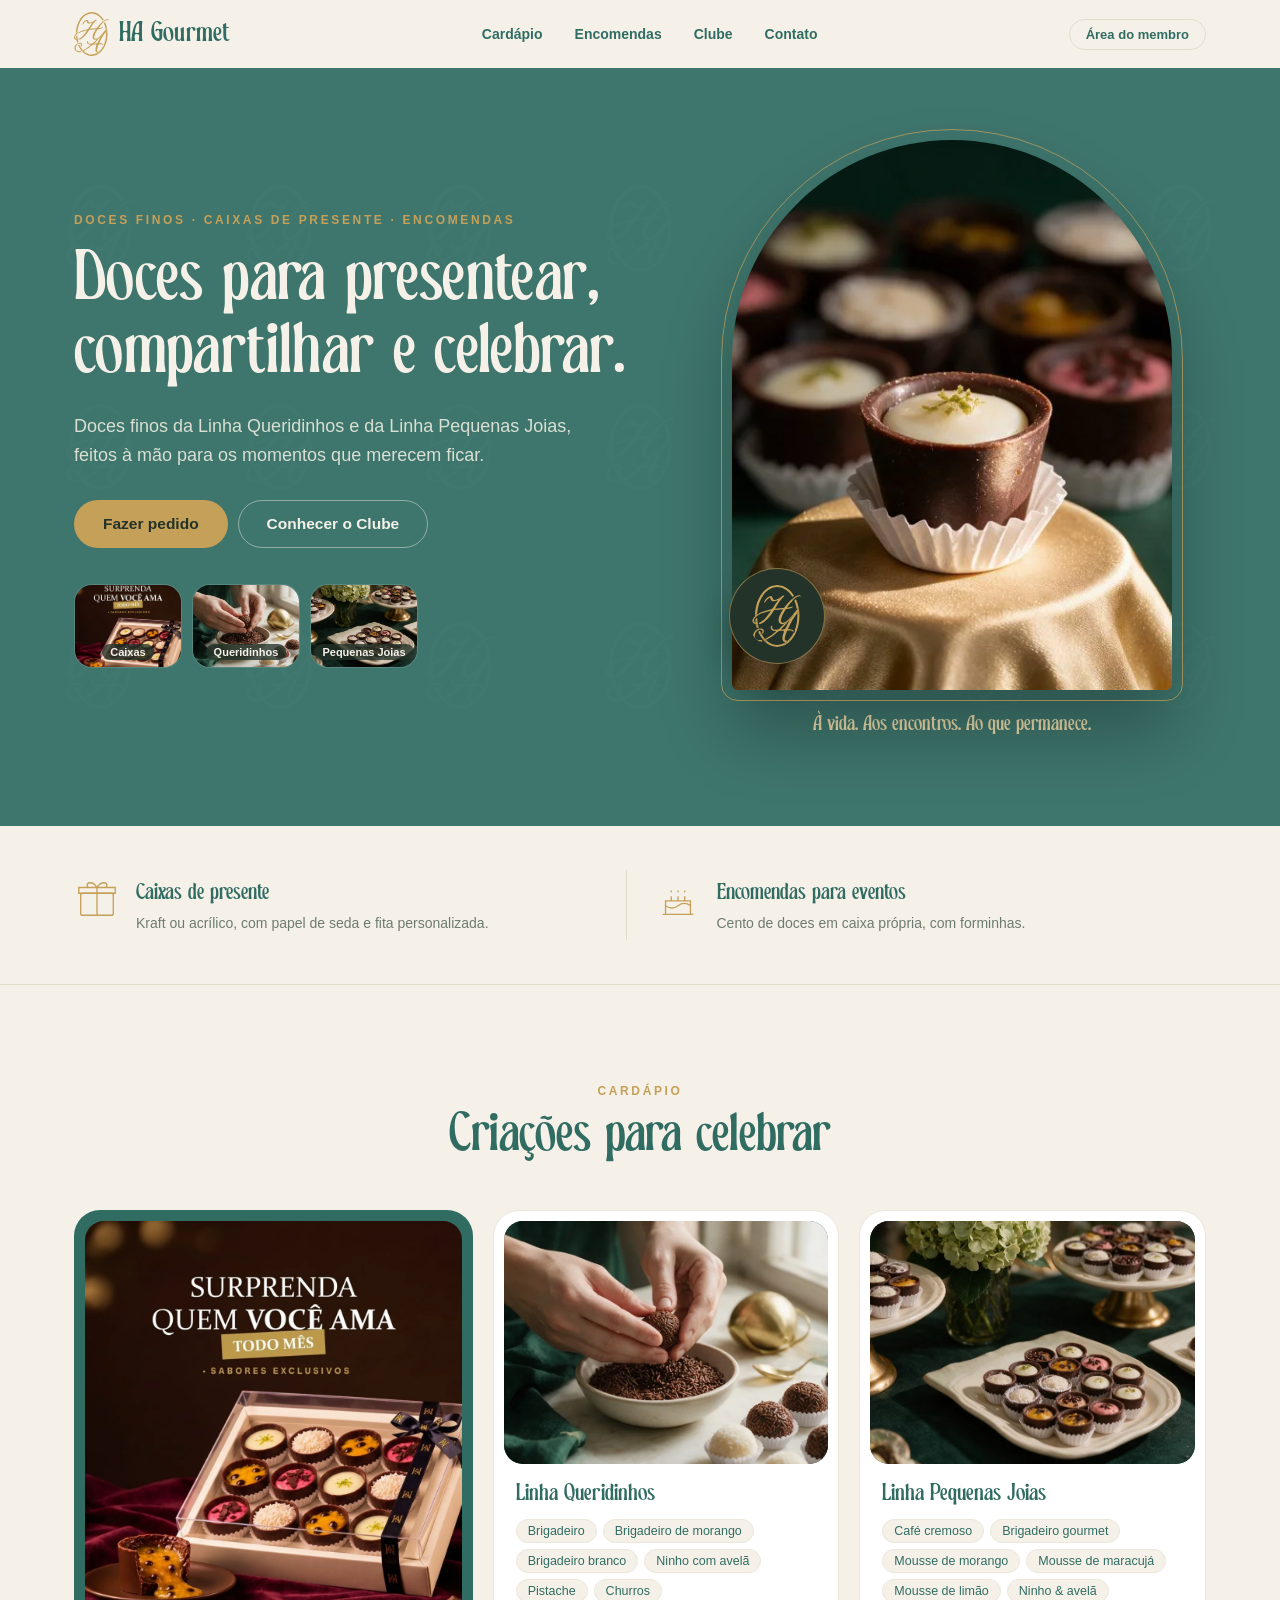
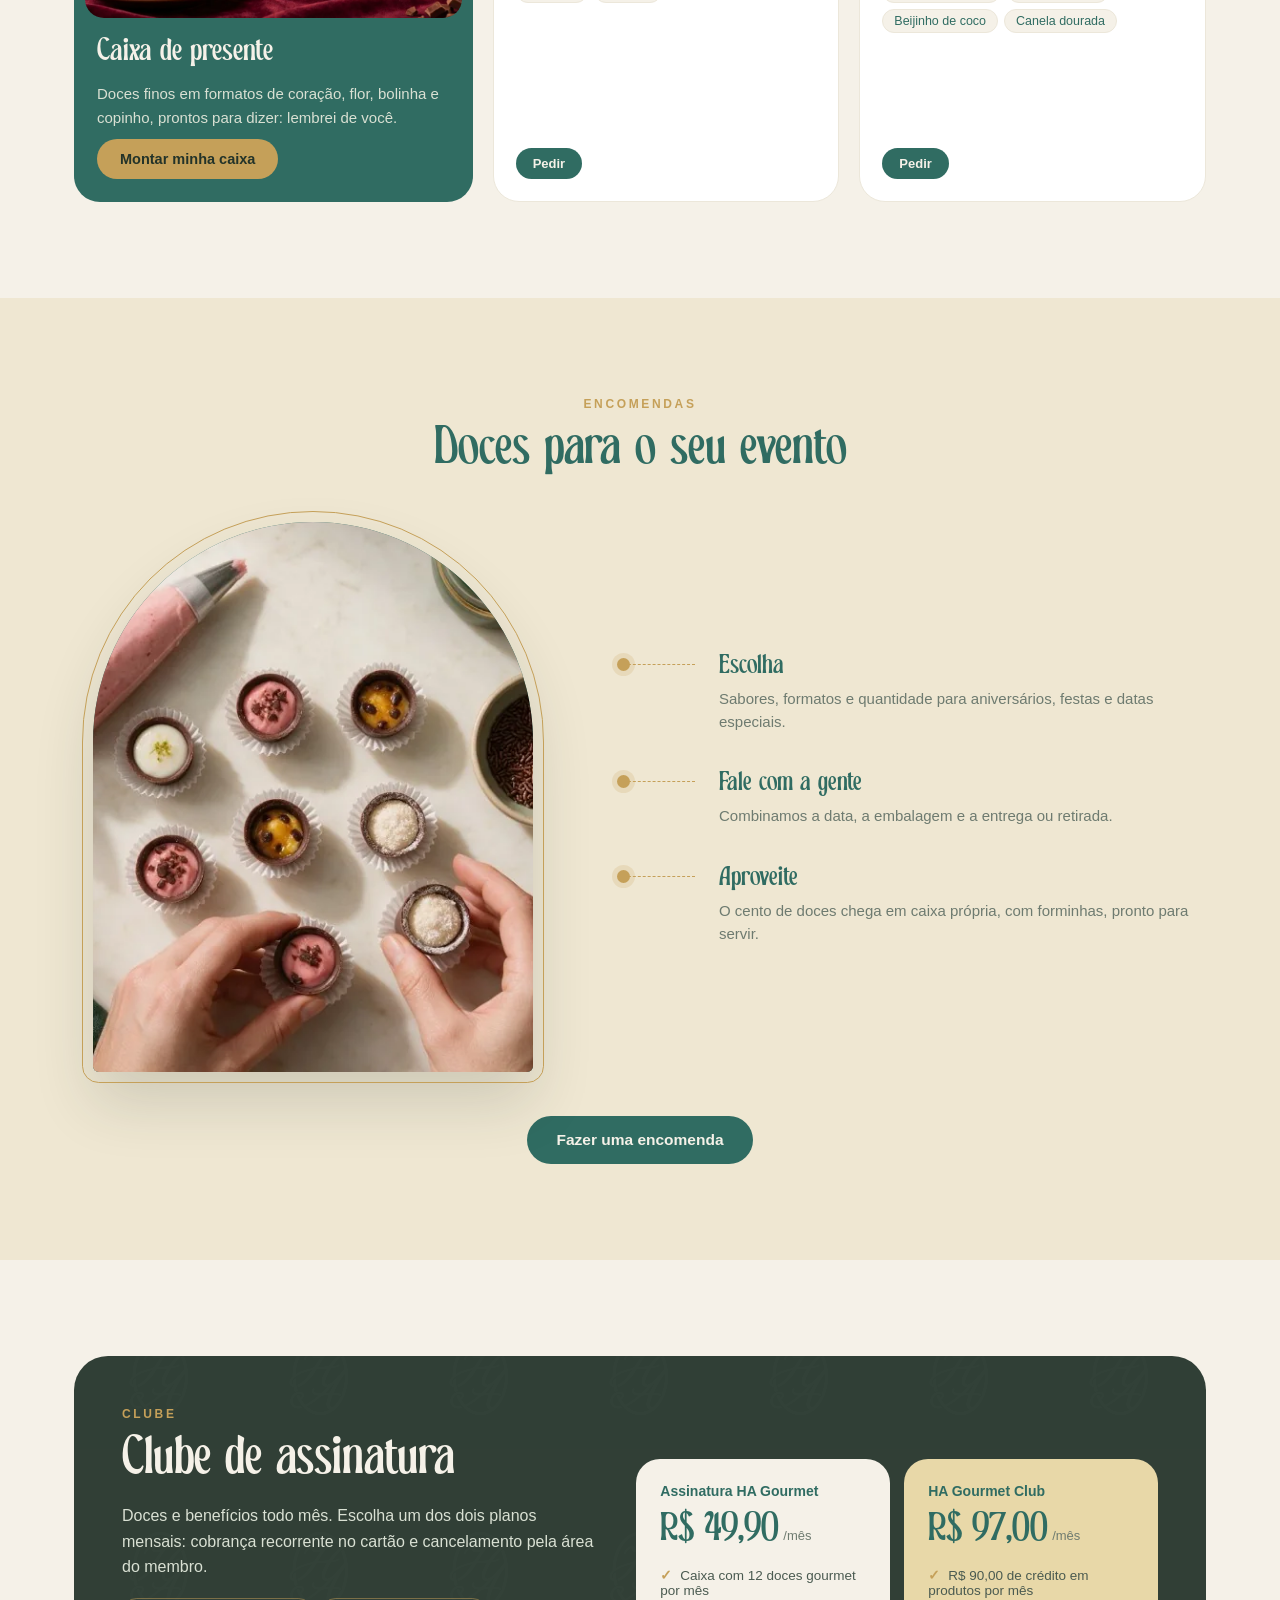
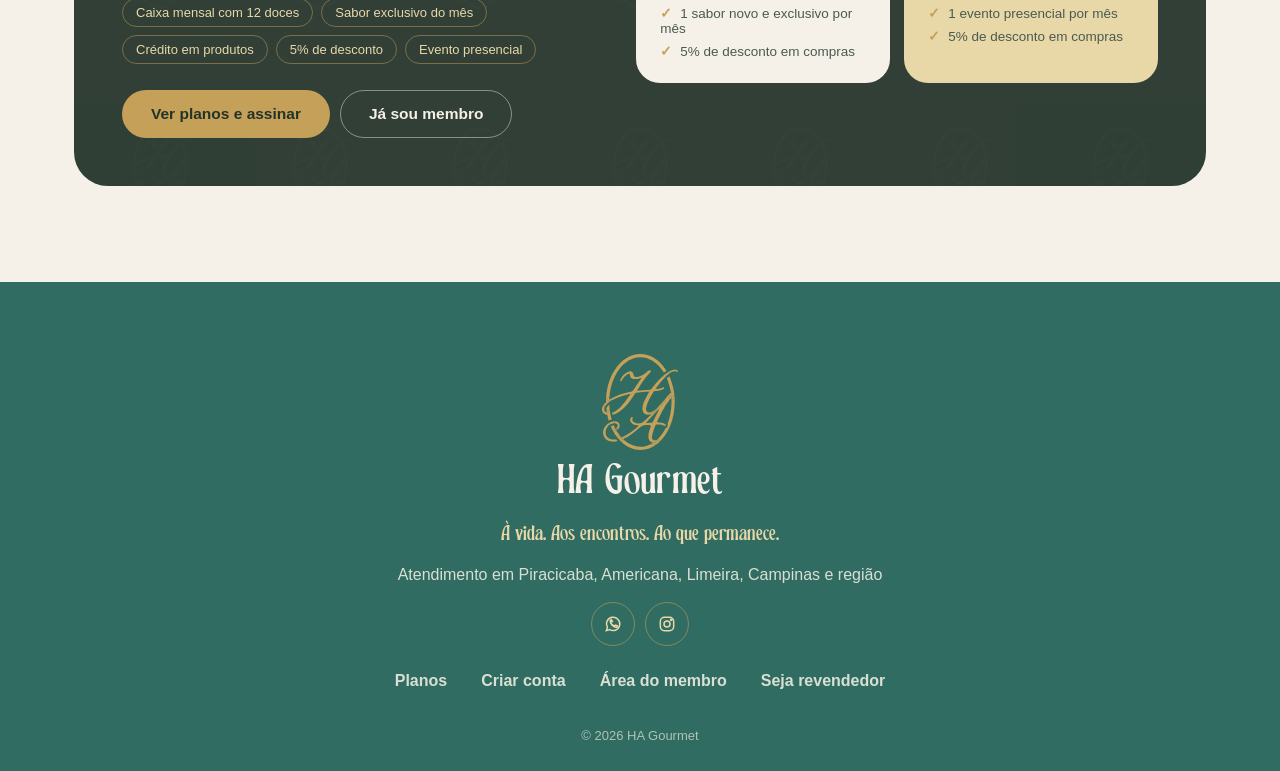
<file: index.html>
<!DOCTYPE html>
<html lang="pt-BR">
<head>
  <meta charset="UTF-8" />
  <meta name="viewport" content="width=device-width, initial-scale=1.0, viewport-fit=cover" />
  <title>HA Gourmet · Doces finos para presentear e celebrar</title>
  <meta name="description" content="HA Gourmet: doces finos da Linha Queridinhos e da Linha Pequenas Joias. Caixas de presente, encomendas para eventos e o Clube com benefícios todo mês." />
  <meta name="theme-color" content="#306c62" />
  <meta property="og:type" content="website" />
  <meta property="og:title" content="HA Gourmet" />
  <meta property="og:description" content="Doces para presentear, compartilhar e celebrar. À vida. Aos encontros. Ao que permanece." />
  <meta property="og:image" content="fotos/hero.webp?v=3" />
  <link rel="icon" href="icons/icon-192.png" />
  <link rel="apple-touch-icon" href="icons/icon-192.png" />
  <script>
    // Links antigos da raiz: ?app=vendedor e convites #conectar= continuam abrindo o app certo
    (() => {
      const p = new URLSearchParams(location.search);
      if (p.get("app") === "vendedor") location.replace("vendedor/" + location.hash);
      else if (/conectar=/.test(location.hash)) location.replace("gestao/" + location.hash);
    })();
  </script>
  <link rel="preload" href="fontes/Vellmarie-Regular.otf" as="font" type="font/otf" crossorigin />
  <link rel="stylesheet" href="styles.css?v=20261028c" />
  <link rel="stylesheet" href="lp.css?v=20261029a" />
</head>
<body class="lp">
  <header class="lp-top">
    <div class="lp-top-in">
      <a href="#inicio" class="lp-marca" aria-label="HA Gourmet, início"><span class="marca"><img src="marca/monograma-ouro.svg" alt="" width="35" height="44" /><span class="marca-nome">HA Gourmet</span></span></a>
      <nav class="lp-nav" id="lpNav" aria-label="Seções">
        <a href="#cardapio">Cardápio</a>
        <a href="#encomendas">Encomendas</a>
        <a href="#clube">Clube</a>
        <a href="#contato">Contato</a>
      </nav>
      <div class="lp-acoes">
        <a class="lp-pill lp-pill-verde lp-pill-sm" id="lpAdmin" href="gestao/" hidden>Admin</a>
        <a class="lp-pill lp-pill-borda lp-pill-sm" id="lpMembro" href="membros/">Área do membro</a>
        <button class="lp-menu" id="lpMenu" type="button" aria-label="Abrir menu" aria-expanded="false" aria-controls="lpNav">
          <svg width="20" height="20" viewBox="0 0 24 24" fill="none" stroke="currentColor" stroke-width="2"><path d="M4 7h16M4 12h16M4 17h16"/></svg>
        </button>
      </div>
    </div>
  </header>

  <main>
    <section class="lp-hero" id="inicio">
      <div class="lp-wrap lp-hero-grid">
        <div class="lp-hero-txt">
          <span class="lp-kicker">Doces finos · Caixas de presente · Encomendas</span>
          <h1>Doces para presentear, compartilhar e celebrar.</h1>
          <p>Doces finos da Linha Queridinhos e da Linha Pequenas Joias, feitos à mão para os momentos que merecem ficar.</p>
          <div class="lp-pills">
            <a class="lp-pill lp-pill-ouro lp-pill-lg" data-requer="whatsapp" data-whatsapp="Olá! Quero fazer um pedido.">Fazer pedido</a>
            <a class="lp-pill lp-pill-claro-borda lp-pill-lg" href="#clube">Conhecer o Clube</a>
          </div>
          <nav class="lp-miniaturas" aria-label="Destaques do cardápio">
            <a href="#doces"><img src="fotos/caixas.webp?v=4" alt="" loading="lazy" onerror="this.remove()" /><span>Caixas</span></a>
            <a href="#queridinhos"><img src="fotos/brigadeiros.webp?v=4" alt="" loading="lazy" onerror="this.remove()" /><span>Queridinhos</span></a>
            <a href="#pequenas-joias"><img src="fotos/mousses.webp?v=3" alt="" loading="lazy" onerror="this.remove()" /><span>Pequenas Joias</span></a>
            <a href="#barras" hidden><img src="fotos/barras.jpg" alt="" loading="lazy" onerror="this.remove()" /><span>Barras</span></a>
            <a href="#pacoca" hidden><img src="fotos/pacoca.jpg" alt="" loading="lazy" onerror="this.remove()" /><span>Paçoca</span></a>
          </nav>
        </div>
        <div class="lp-hero-visual">
          <figure class="lp-arco foto"><img src="fotos/hero.webp?v=3" alt="Copinho de chocolate com recheio de limão em destaque, com outros doces finos ao fundo" onerror="this.remove()" /></figure>
          <img class="lp-selo" src="marca/monograma-ouro.svg" alt="" aria-hidden="true" />
          <p class="lp-manifesto">À vida. Aos encontros. Ao que permanece.</p>
        </div>
      </div>
    </section>

    <section class="lp-diferenciais" aria-label="Diferenciais">
      <div class="lp-wrap lp-dif-grid">
        <div class="lp-dif">
          <svg viewBox="0 0 48 48" fill="none" stroke="currentColor" stroke-width="1.4" aria-hidden="true"><rect x="7" y="18" width="34" height="23" rx="2"/><path d="M5 12h38v6H5zM24 12v29M24 12c-4-7-12-6-10-1 1 2 6 1 10 1zm0 0c4-7 12-6 10-1-1 2-6 1-10 1z"/></svg>
          <div><h3>Caixas de presente</h3><p>Kraft ou acrílico, com papel de seda e fita personalizada.</p></div>
        </div>
        <div class="lp-dif">
          <svg viewBox="0 0 48 48" fill="none" stroke="currentColor" stroke-width="1.4" aria-hidden="true"><path d="M8 40h32M11 40V26h26v14M11 31c4 3 9 3 13 0s9-3 13 0M17 26v-5M24 26v-5M31 26v-5M17 17v-2M24 17v-2M31 17v-2"/></svg>
          <div><h3>Encomendas para eventos</h3><p>Cento de doces em caixa própria, com forminhas.</p></div>
        </div>
        <div class="lp-dif" data-requer="ifood">
          <svg viewBox="0 0 48 48" fill="none" stroke="currentColor" stroke-width="1.4" aria-hidden="true"><path d="M12 17h24l-2 24H14zM18 17v-3a6 6 0 0 1 12 0v3"/></svg>
          <div><h3>Também no iFood</h3><p>Peça pelo app e receba em casa.</p></div>
        </div>
      </div>
    </section>

    <section class="lp-sec" id="cardapio">
      <div class="lp-wrap">
        <div class="lp-titulo">
          <span class="lp-kicker">Cardápio</span>
          <h2>Criações para celebrar</h2>
        </div>
        <div class="lp-menu-grid">
          <article class="lp-prato lp-prato-destaque" id="doces">
            <figure class="foto"><img src="fotos/caixas.webp?v=4" alt="Caixa de presente com doces finos e fita: surpreenda quem você ama todo mês" loading="lazy" onerror="this.remove()" /></figure>
            <div class="lp-prato-txt">
              <h3>Caixa de presente</h3>
              <p>Doces finos em formatos de coração, flor, bolinha e copinho, prontos para dizer: lembrei de você.</p>
              <a class="lp-pill lp-pill-ouro" data-requer="whatsapp" data-whatsapp="Olá! Quero montar uma caixa de presente.">Montar minha caixa</a>
            </div>
          </article>
          <article class="lp-prato" id="queridinhos">
            <figure class="foto"><img src="fotos/brigadeiros.webp?v=4" alt="Mãos finalizando brigadeiros da Linha Queridinhos" loading="lazy" onerror="this.remove()" /></figure>
            <div class="lp-prato-txt">
              <h3>Linha Queridinhos</h3>
              <ul class="lp-sabores"><li>Brigadeiro</li><li>Brigadeiro de morango</li><li>Brigadeiro branco</li><li>Ninho com avelã</li><li>Pistache</li><li>Churros</li></ul>
              <a class="lp-pill lp-pill-verde lp-pill-sm" data-requer="whatsapp" data-whatsapp="Olá! Quero pedir a Linha Queridinhos.">Pedir</a>
            </div>
          </article>
          <article class="lp-prato" id="pequenas-joias">
            <figure class="foto"><img src="fotos/mousses.webp?v=3" alt="Doces da Linha Pequenas Joias servidos em mesa de festa" loading="lazy" onerror="this.remove()" /></figure>
            <div class="lp-prato-txt">
              <h3>Linha Pequenas Joias</h3>
              <ul class="lp-sabores"><li>Café cremoso</li><li>Brigadeiro gourmet</li><li>Mousse de morango</li><li>Mousse de maracujá</li><li>Mousse de limão</li><li>Ninho &amp; avelã</li><li>Beijinho de coco</li><li>Canela dourada</li></ul>
              <a class="lp-pill lp-pill-verde lp-pill-sm" data-requer="whatsapp" data-whatsapp="Olá! Quero pedir a Linha Pequenas Joias.">Pedir</a>
            </div>
          </article>
          <article class="lp-prato" id="barras" hidden>
            <figure class="foto"><img src="fotos/barras.jpg" alt="Barras de chocolate" loading="lazy" onerror="this.remove()" /></figure>
            <div class="lp-prato-txt">
              <h3>Barras de chocolate</h3>
              <ul class="lp-sabores"><li>Amargo com Castanha</li><li>Branco com Cereja</li><li>Amargo Trufado Maracujá</li><li>Amargo Sensação</li><li>Duo</li></ul>
              <a class="lp-pill lp-pill-verde lp-pill-sm" data-requer="whatsapp" data-whatsapp="Olá! Quero pedir barras de chocolate.">Pedir</a>
            </div>
          </article>
          <article class="lp-prato" id="pacoca" hidden>
            <figure class="foto"><img src="fotos/pacoca.jpg" alt="Paçoca" loading="lazy" onerror="this.remove()" /></figure>
            <div class="lp-prato-txt">
              <h3>Paçoca</h3>
              <p>Para o dia a dia, para revender e para levar de presente.</p>
              <div class="lp-pills">
                <a class="lp-pill lp-pill-verde lp-pill-sm" data-requer="whatsapp" data-whatsapp="Olá! Quero saber mais sobre a paçoca.">Pedir</a>
                <a class="lp-pill lp-pill-borda lp-pill-sm" data-requer="whatsapp" data-whatsapp="Olá! Tenho interesse em revender a paçoca.">Quero revender</a>
              </div>
            </div>
          </article>
        </div>
      </div>
    </section>

    <section class="lp-sec lp-sec-champanhe" id="encomendas">
      <div class="lp-wrap">
        <div class="lp-titulo">
          <span class="lp-kicker">Encomendas</span>
          <h2>Doces para o seu evento</h2>
        </div>
        <div class="lp-evento">
          <figure class="lp-arco lp-arco-claro foto"><img src="fotos/encomendas.webp?v=5" alt="Mãos arrumando doces finos em forminhas sobre a bancada" loading="lazy" onerror="this.remove()" /></figure>
          <ol class="lp-chamadas">
            <li><b>Escolha</b><span>Sabores, formatos e quantidade para aniversários, festas e datas especiais.</span></li>
            <li><b>Fale com a gente</b><span>Combinamos a data, a embalagem e a entrega ou retirada.</span></li>
            <li><b>Aproveite</b><span>O cento de doces chega em caixa própria, com forminhas, pronto para servir.</span></li>
          </ol>
        </div>
        <div class="lp-centro">
          <a class="lp-pill lp-pill-verde lp-pill-lg" data-requer="whatsapp" data-whatsapp="Olá! Quero fazer uma encomenda para um evento.">Fazer uma encomenda</a>
        </div>
      </div>
    </section>

    <section class="lp-sec" id="clube">
      <div class="lp-wrap">
        <div class="lp-painel">
          <div class="lp-painel-txt">
            <span class="lp-kicker">Clube</span>
            <h2>Clube de assinatura</h2>
            <p>Doces e benefícios todo mês. Escolha um dos dois planos mensais: cobrança recorrente no cartão e cancelamento pela área do membro.</p>
            <ul class="lp-tags"><li>Caixa mensal com 12 doces</li><li>Sabor exclusivo do mês</li><li>Crédito em produtos</li><li>5% de desconto</li><li>Evento presencial</li></ul>
            <div class="lp-pills">
              <a class="lp-pill lp-pill-ouro lp-pill-lg" href="clube/">Ver planos e assinar</a>
              <a class="lp-pill lp-pill-claro-borda lp-pill-lg" href="membros/">Já sou membro</a>
            </div>
          </div>
          <div class="lp-planos">
            <article class="lp-plano">
              <h3>Assinatura HA Gourmet</h3>
              <div class="lp-preco">R$ 49,90<small>/mês</small></div>
              <ul><li>Caixa com 12 doces gourmet por mês</li><li>1 sabor novo e exclusivo por mês</li><li>5% de desconto em compras</li></ul>
            </article>
            <article class="lp-plano lp-plano-club">
              <h3>HA Gourmet Club</h3>
              <div class="lp-preco">R$ 97,00<small>/mês</small></div>
              <ul><li>R$ 90,00 de crédito em produtos por mês</li><li>1 evento presencial por mês</li><li>5% de desconto em compras</li></ul>
            </article>
          </div>
        </div>
      </div>
    </section>
  </main>

  <footer class="lp-rodape" id="contato">
    <div class="lp-wrap lp-rodape-in">
      <span class="marca marca-vertical marca-clara"><img src="marca/monograma-ouro.svg" alt="" width="76" height="96" /><span class="marca-nome">HA Gourmet</span></span>
      <p class="lp-manifesto">À vida. Aos encontros. Ao que permanece.</p>
      <p class="lp-cidade" data-requer="cidade"></p>
      <div class="lp-redes" data-requer="contato">
        <a data-requer="whatsapp" data-whatsapp="Olá!" aria-label="WhatsApp"><svg viewBox="0 0 24 24" fill="none" stroke="currentColor" stroke-width="1.8"><path d="M4 20l1.3-4A8 8 0 1 1 8 18.7z"/><path d="M9 9.5c.5 2.5 2.5 4.5 5 5l1.2-1.2 2 1-.4 1.6c-4 .5-8.7-4.2-8.2-8.2L10.2 7l1 2z"/></svg></a>
        <a data-requer="instagram" data-instagram aria-label="Instagram"><svg viewBox="0 0 24 24" fill="none" stroke="currentColor" stroke-width="1.8"><rect x="4" y="4" width="16" height="16" rx="5"/><circle cx="12" cy="12" r="3.6"/><circle cx="17" cy="7" r=".8" fill="currentColor"/></svg></a>
        <a data-requer="ifood" data-ifood aria-label="iFood"><svg viewBox="0 0 24 24" fill="none" stroke="currentColor" stroke-width="1.8"><path d="M6 8h12l-1 12H7zM9 8V6a3 3 0 0 1 6 0v2"/></svg></a>
      </div>
      <nav class="lp-rodape-links" aria-label="Links do site">
        <a href="clube/">Planos</a>
        <a href="cadastro/">Criar conta</a>
        <a href="membros/">Área do membro</a>
        <a href="revenda/">Seja revendedor</a>
      </nav>
      <p class="lp-copy">© <span id="lpAno"></span> HA Gourmet</p>
    </div>
  </footer>

  <script>window.HAG_BASE = "./";</script>
  <script src="config.js?v=20261029b"></script>
  <script type="module" src="lp.js?v=20261028c"></script>
</body>
</html>
</file>
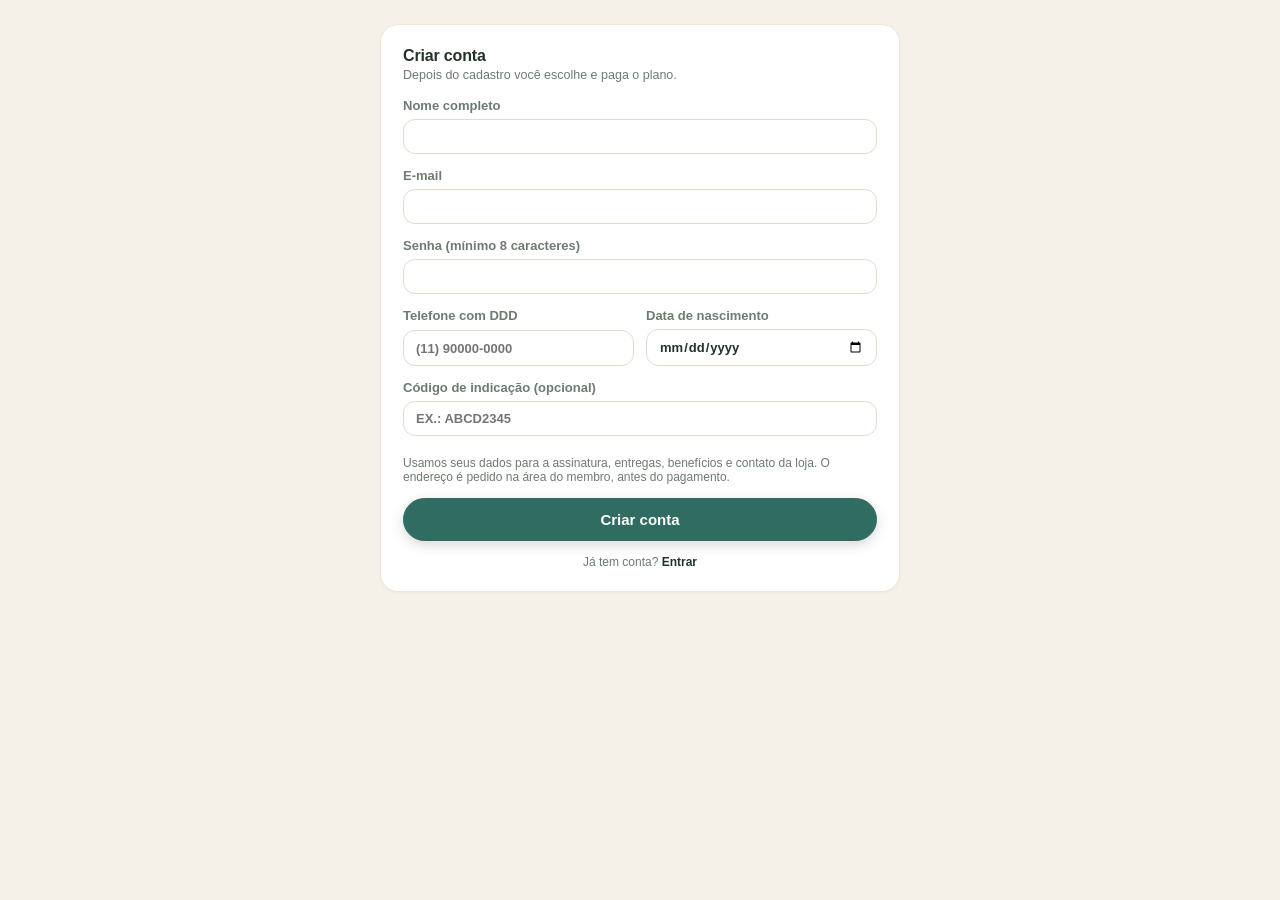
<file: cadastro/index.html>
<!DOCTYPE html>
<html lang="pt-BR">
<head>
  <meta charset="UTF-8" />
  <meta name="viewport" content="width=device-width, initial-scale=1.0, viewport-fit=cover" />
  <title>HA Gourmet · Cadastro</title>
  <meta name="theme-color" content="#233329" />
  <meta name="robots" content="noindex" />
  <link rel="icon" href="../icons/icon-192.png" />
  <link rel="preconnect" href="https://fonts.googleapis.com" />
  <link href="https://fonts.googleapis.com/css2?family=Inter:wght@400;500;600;700;800&display=swap" rel="stylesheet" />
  <link rel="stylesheet" href="../styles.css?v=20261028c" />
  <link rel="stylesheet" href="../clube/clube.css?v=20261028c" />
</head>
<body class="clube">
  <div id="topo"></div>
  <main class="cl-wrap estreito">
    <div class="card">
      <div class="card-head"><div><h3>Criar conta</h3><div class="sub" id="planoEscolhido">Depois do cadastro você escolhe e paga o plano.</div></div></div>
      <form class="form" id="form" novalidate>
        <label>Nome completo<input name="nome" autocomplete="name" required maxlength="120" /></label>
        <label>E-mail<input name="email" type="email" autocomplete="email" required /></label>
        <label>Senha (mínimo 8 caracteres)<input name="senha" type="password" autocomplete="new-password" minlength="8" required /></label>
        <div class="linha">
          <label>Telefone com DDD<input name="telefone" type="tel" autocomplete="tel" placeholder="(11) 90000-0000" required /></label>
          <label>Data de nascimento<input name="nascimento" type="date" required /></label>
        </div>
        <label>Código de indicação (opcional)
          <input name="ref" maxlength="8" autocomplete="off" style="text-transform:uppercase" placeholder="Ex.: ABCD2345" />
          <span class="hint" id="refInfo"></span>
        </label>
        <p class="hint" style="margin:0">Usamos seus dados para a assinatura, entregas, benefícios e contato da loja. O endereço é pedido na área do membro, antes do pagamento.</p>
        <div class="aviso erro" id="erro" hidden></div>
        <button class="btn btn-primary" type="submit" style="justify-content:center;padding:12px">Criar conta</button>
        <p class="hint" style="text-align:center;margin:0">Já tem conta? <a class="link" href="../membros/">Entrar</a></p>
      </form>
      <div id="concluido" hidden></div>
    </div>
  </main>

  <script>window.HAG_BASE = "../";</script>
  <script src="../config.js?v=20261028c"></script>
  <script type="module">
    import { esc, guardarRefDaUrl, mensagem, PLANOS, rpc, sb, sessaoAtual, topo, urlSite } from "../clube/clube.js";

    document.getElementById("topo").innerHTML = topo("cadastro");
    const params = new URLSearchParams(location.search);
    const plano = PLANOS[params.get("plano")] ? params.get("plano") : null;
    if (plano) document.getElementById("planoEscolhido").textContent = `Plano escolhido: ${PLANOS[plano].nome}. O pagamento vem depois do cadastro.`;
    const destino = urlSite(`membros/${plano ? `?plano=${plano}` : ""}`);

    if (await sessaoAtual()) {
      document.getElementById("form").hidden = true;
      document.getElementById("concluido").hidden = false;
      document.getElementById("concluido").innerHTML = `<div class="aviso">Você já está conectado. A indicação só pode ser informada na criação da conta.</div>
        <p><a class="btn btn-primary" href="${esc(destino)}">Ir para a área do membro</a></p>`;
    }

    const form = document.getElementById("form");
    const refInfo = document.getElementById("refInfo");
    const refDoLink = guardarRefDaUrl();
    if (refDoLink) {
      form.ref.value = refDoLink;
      refInfo.textContent = "Código do link de indicação. Você pode corrigir antes de concluir.";
    }
    let refValidado = null;

    async function validarRef() {
      const codigo = form.ref.value.trim().toUpperCase();
      refValidado = null;
      if (!codigo) { refInfo.textContent = ""; return true; }
      try {
        const r = await rpc("clube_validar_codigo", { p_codigo: codigo });
        if (r.valido) {
          refValidado = r.codigo;
          refInfo.innerHTML = '<span class="pos">Código válido.</span>';
          return true;
        }
        refInfo.innerHTML = `<span class="erro-campo">Código não encontrado.</span> <a class="link" href="#" id="semRef">Continuar sem indicação</a>`;
        document.getElementById("semRef").onclick = (e) => { e.preventDefault(); form.ref.value = ""; refInfo.textContent = ""; };
        return false;
      } catch (e) {
        refInfo.innerHTML = `<span class="erro-campo">${esc(mensagem(e))}</span>`;
        return false;
      }
    }
    form.ref.addEventListener("change", validarRef);

    form.addEventListener("submit", async (e) => {
      e.preventDefault();
      const erro = document.getElementById("erro");
      erro.hidden = true;
      const v = Object.fromEntries(new FormData(form));
      const telefone = v.telefone.replace(/\D/g, "");
      const falhas = [];
      if (v.nome.trim().length < 2) falhas.push("nome");
      if (!/^\S+@\S+\.\S+$/.test(v.email)) falhas.push("e-mail");
      if (v.senha.length < 8) falhas.push("senha (mínimo 8 caracteres)");
      if (!/^[0-9]{10,13}$/.test(telefone)) falhas.push("telefone");
      if (!v.nascimento || v.nascimento > new Date().toISOString().slice(0, 10)) falhas.push("data de nascimento");
      if (falhas.length) { erro.textContent = `Confira: ${falhas.join(", ")}.`; erro.hidden = false; return; }
      if (!(await validarRef())) { erro.textContent = "Corrija o código de indicação ou continue sem indicação."; erro.hidden = false; return; }

      const botao = form.querySelector("button");
      botao.disabled = true;
      const { data, error } = await sb.auth.signUp({
        email: v.email.trim(),
        password: v.senha,
        options: {
          emailRedirectTo: destino,
          data: {
            nome: v.nome.trim(),
            telefone,
            nascimento: v.nascimento,
            ref: refValidado ?? "",
            ref_origem: refValidado && refValidado === refDoLink ? "link" : "manual",
          },
        },
      });
      botao.disabled = false;
      if (error) {
        erro.textContent = /rate|limit/i.test(error.message) ? mensagem("limite_excedido") : "Não foi possível criar a conta. Confira os dados ou tente entrar.";
        erro.hidden = false;
        return;
      }
      sessionStorage.removeItem("hag_ref");
      if (data.session) { location.href = destino; return; }
      form.hidden = true;
      const ok = document.getElementById("concluido");
      ok.hidden = false;
      ok.innerHTML = `<div class="aviso ok"><b>Quase lá!</b> Enviamos um link de confirmação para ${esc(v.email)}. Depois de confirmar, entre na área do membro para completar o endereço e assinar.</div>`;
    });
  </script>
</body>
</html>
</file>
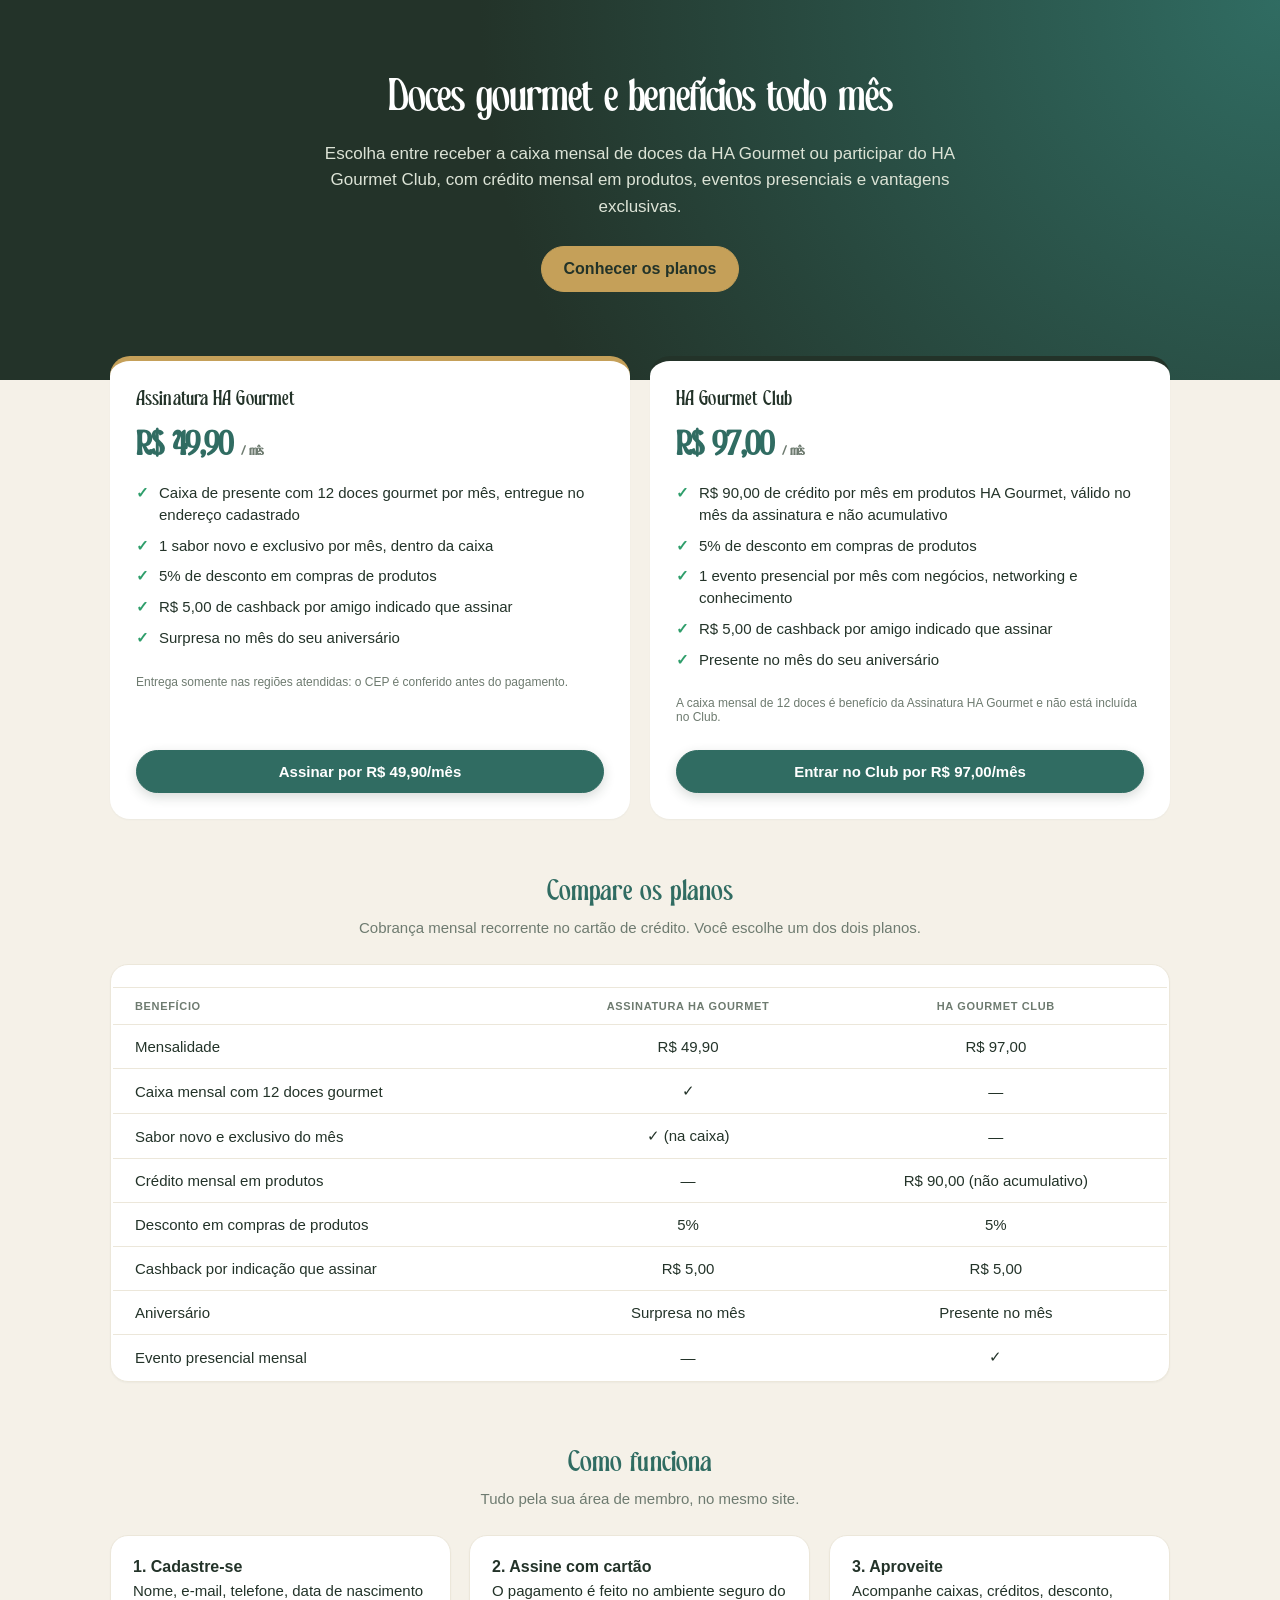
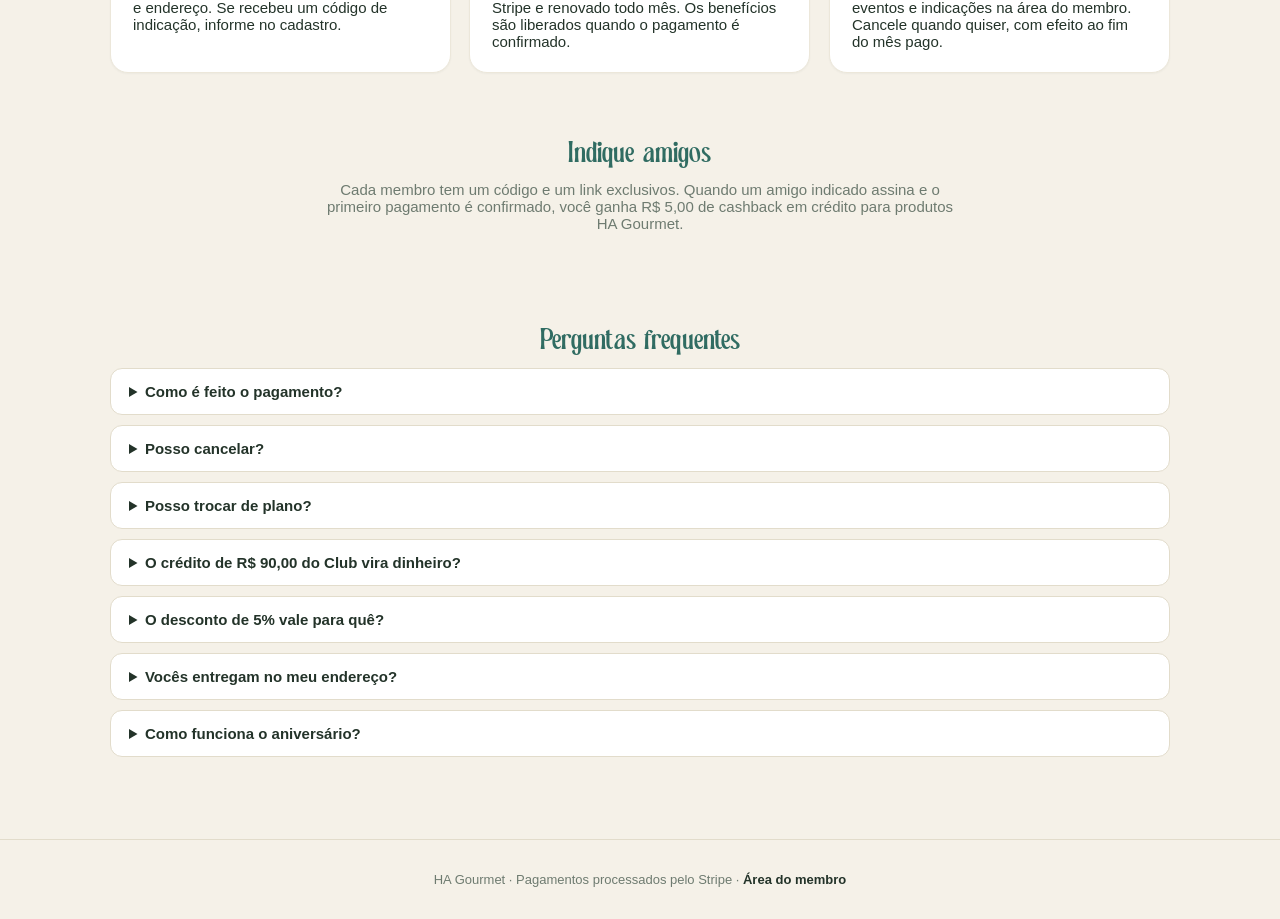
<file: clube/index.html>
<!DOCTYPE html>
<html lang="pt-BR">
<head>
  <meta charset="UTF-8" />
  <meta name="viewport" content="width=device-width, initial-scale=1.0, viewport-fit=cover" />
  <title>HA Gourmet · Assinatura e Club</title>
  <meta name="description" content="Assinatura HA Gourmet (R$ 49,90/mês) e HA Gourmet Club (R$ 97,00/mês): doces gourmet, crédito em produtos, descontos e indicação." />
  <meta name="theme-color" content="#233329" />
  <link rel="icon" href="../icons/icon-192.png" />
  <link rel="preconnect" href="https://fonts.googleapis.com" />
  <link href="https://fonts.googleapis.com/css2?family=Inter:wght@400;500;600;700;800&display=swap" rel="stylesheet" />
  <link rel="stylesheet" href="../styles.css?v=20261028c" />
  <link rel="stylesheet" href="clube.css?v=20261028c" />
</head>
<body class="clube">
  <div id="topo"></div>

  <section class="cl-hero">
    <h1>Doces gourmet e benefícios todo mês</h1>
    <p>Escolha entre receber a caixa mensal de doces da HA Gourmet ou participar do HA Gourmet Club, com crédito mensal em produtos, eventos presenciais e vantagens exclusivas.</p>
    <a class="btn btn-gold" href="#planos">Conhecer os planos</a>
  </section>

  <main class="cl-wrap" id="planos">
    <div class="planos">
      <article class="plano">
        <h3>Assinatura HA Gourmet</h3>
        <div class="preco">R$ 49,90 <small>/ mês</small></div>
        <ul>
          <li>Caixa de presente com 12 doces gourmet por mês, entregue no endereço cadastrado</li>
          <li>1 sabor novo e exclusivo por mês, dentro da caixa</li>
          <li>5% de desconto em compras de produtos</li>
          <li>R$ 5,00 de cashback por amigo indicado que assinar</li>
          <li>Surpresa no mês do seu aniversário</li>
        </ul>
        <p class="hint">Entrega somente nas regiões atendidas: o CEP é conferido antes do pagamento.</p>
        <a class="btn btn-primary" data-plano="ha_assinatura">Assinar por R$ 49,90/mês</a>
      </article>
      <article class="plano club">
        <h3>HA Gourmet Club</h3>
        <div class="preco">R$ 97,00 <small>/ mês</small></div>
        <ul>
          <li>R$ 90,00 de crédito por mês em produtos HA Gourmet, válido no mês da assinatura e não acumulativo</li>
          <li>5% de desconto em compras de produtos</li>
          <li>1 evento presencial por mês com negócios, networking e conhecimento</li>
          <li>R$ 5,00 de cashback por amigo indicado que assinar</li>
          <li>Presente no mês do seu aniversário</li>
        </ul>
        <p class="hint">A caixa mensal de 12 doces é benefício da Assinatura HA Gourmet e não está incluída no Club.</p>
        <a class="btn btn-primary" data-plano="ha_club">Entrar no Club por R$ 97,00/mês</a>
      </article>
    </div>

    <section class="cl-sec">
      <h2>Compare os planos</h2>
      <p class="sub">Cobrança mensal recorrente no cartão de crédito. Você escolhe um dos dois planos.</p>
      <div class="card"><div class="table-wrap" style="margin:0 -20px -20px">
        <table class="comparativo">
          <thead><tr><th>Benefício</th><th>Assinatura HA Gourmet</th><th>HA Gourmet Club</th></tr></thead>
          <tbody>
            <tr><td>Mensalidade</td><td>R$ 49,90</td><td>R$ 97,00</td></tr>
            <tr><td>Caixa mensal com 12 doces gourmet</td><td>✓</td><td>—</td></tr>
            <tr><td>Sabor novo e exclusivo do mês</td><td>✓ (na caixa)</td><td>—</td></tr>
            <tr><td>Crédito mensal em produtos</td><td>—</td><td>R$ 90,00 (não acumulativo)</td></tr>
            <tr><td>Desconto em compras de produtos</td><td>5%</td><td>5%</td></tr>
            <tr><td>Cashback por indicação que assinar</td><td>R$ 5,00</td><td>R$ 5,00</td></tr>
            <tr><td>Aniversário</td><td>Surpresa no mês</td><td>Presente no mês</td></tr>
            <tr><td>Evento presencial mensal</td><td>—</td><td>✓</td></tr>
          </tbody>
        </table>
      </div></div>
    </section>

    <section class="cl-sec">
      <h2>Como funciona</h2>
      <p class="sub">Tudo pela sua área de membro, no mesmo site.</p>
      <div class="passos-lp">
        <div class="card"><b>1. Cadastre-se</b>Nome, e-mail, telefone, data de nascimento e endereço. Se recebeu um código de indicação, informe no cadastro.</div>
        <div class="card"><b>2. Assine com cartão</b>O pagamento é feito no ambiente seguro do Stripe e renovado todo mês. Os benefícios são liberados quando o pagamento é confirmado.</div>
        <div class="card"><b>3. Aproveite</b>Acompanhe caixas, créditos, desconto, eventos e indicações na área do membro. Cancele quando quiser, com efeito ao fim do mês pago.</div>
      </div>
    </section>

    <section class="cl-sec">
      <h2>Indique amigos</h2>
      <p class="sub">Cada membro tem um código e um link exclusivos. Quando um amigo indicado assina e o primeiro pagamento é confirmado, você ganha R$ 5,00 de cashback em crédito para produtos HA Gourmet.</p>
    </section>

    <section class="cl-sec faq">
      <h2>Perguntas frequentes</h2>
      <details><summary>Como é feito o pagamento?</summary><p>Por cartão de crédito, com cobrança mensal automática processada pelo Stripe. Os dados do cartão não passam pelo nosso site.</p></details>
      <details><summary>Posso cancelar?</summary><p>Sim, pela área do membro. O cancelamento vale ao fim do período já pago: os benefícios daquele período continuam até o vencimento e não há nova cobrança.</p></details>
      <details><summary>Posso trocar de plano?</summary><p>A troca automática ainda não está disponível. Fale com a loja para combinar a mudança.</p></details>
      <details><summary>O crédito de R$ 90,00 do Club vira dinheiro?</summary><p>Não. É crédito para produtos HA Gourmet: não pode ser sacado, transferido, devolvido no cartão nem usado para pagar a mensalidade. O saldo não usado no mês não acumula para o mês seguinte.</p></details>
      <details><summary>O desconto de 5% vale para quê?</summary><p>Para compras de produtos HA Gourmet. Não se aplica à mensalidade nem ao frete.</p></details>
      <details><summary>Vocês entregam no meu endereço?</summary><p>A caixa mensal é entregue apenas nas regiões atendidas. Conferimos o CEP do seu cadastro antes do pagamento; se ainda não atendermos sua região, a assinatura com caixa não é aberta.</p></details>
      <details><summary>Como funciona o aniversário?</summary><p>No mês do seu aniversário, membros com a mensalidade em dia recebem uma surpresa (Assinatura) ou um presente (Club), conforme combinado com a loja.</p></details>
    </section>
  </main>

  <footer class="cl-rodape">HA Gourmet · Pagamentos processados pelo Stripe · <a class="link" href="../membros/">Área do membro</a></footer>

  <script>window.HAG_BASE = "../";</script>
  <script src="../config.js?v=20261028c"></script>
  <script type="module">
    import { guardarRefDaUrl, sessaoAtual, topo } from "./clube.js";
    document.getElementById("topo").innerHTML = topo("lp");
    const ref = guardarRefDaUrl();
    const logado = await sessaoAtual();
    for (const a of document.querySelectorAll("[data-plano]")) {
      const plano = a.dataset.plano;
      a.href = logado ? `../membros/?plano=${plano}` : `../cadastro/?plano=${plano}${ref ? `&ref=${ref}` : ""}`;
    }
    const cta = document.querySelector(".cl-top a.cta");
    if (cta && ref) cta.href = `../cadastro/?ref=${ref}`;
  </script>
</body>
</html>
</file>
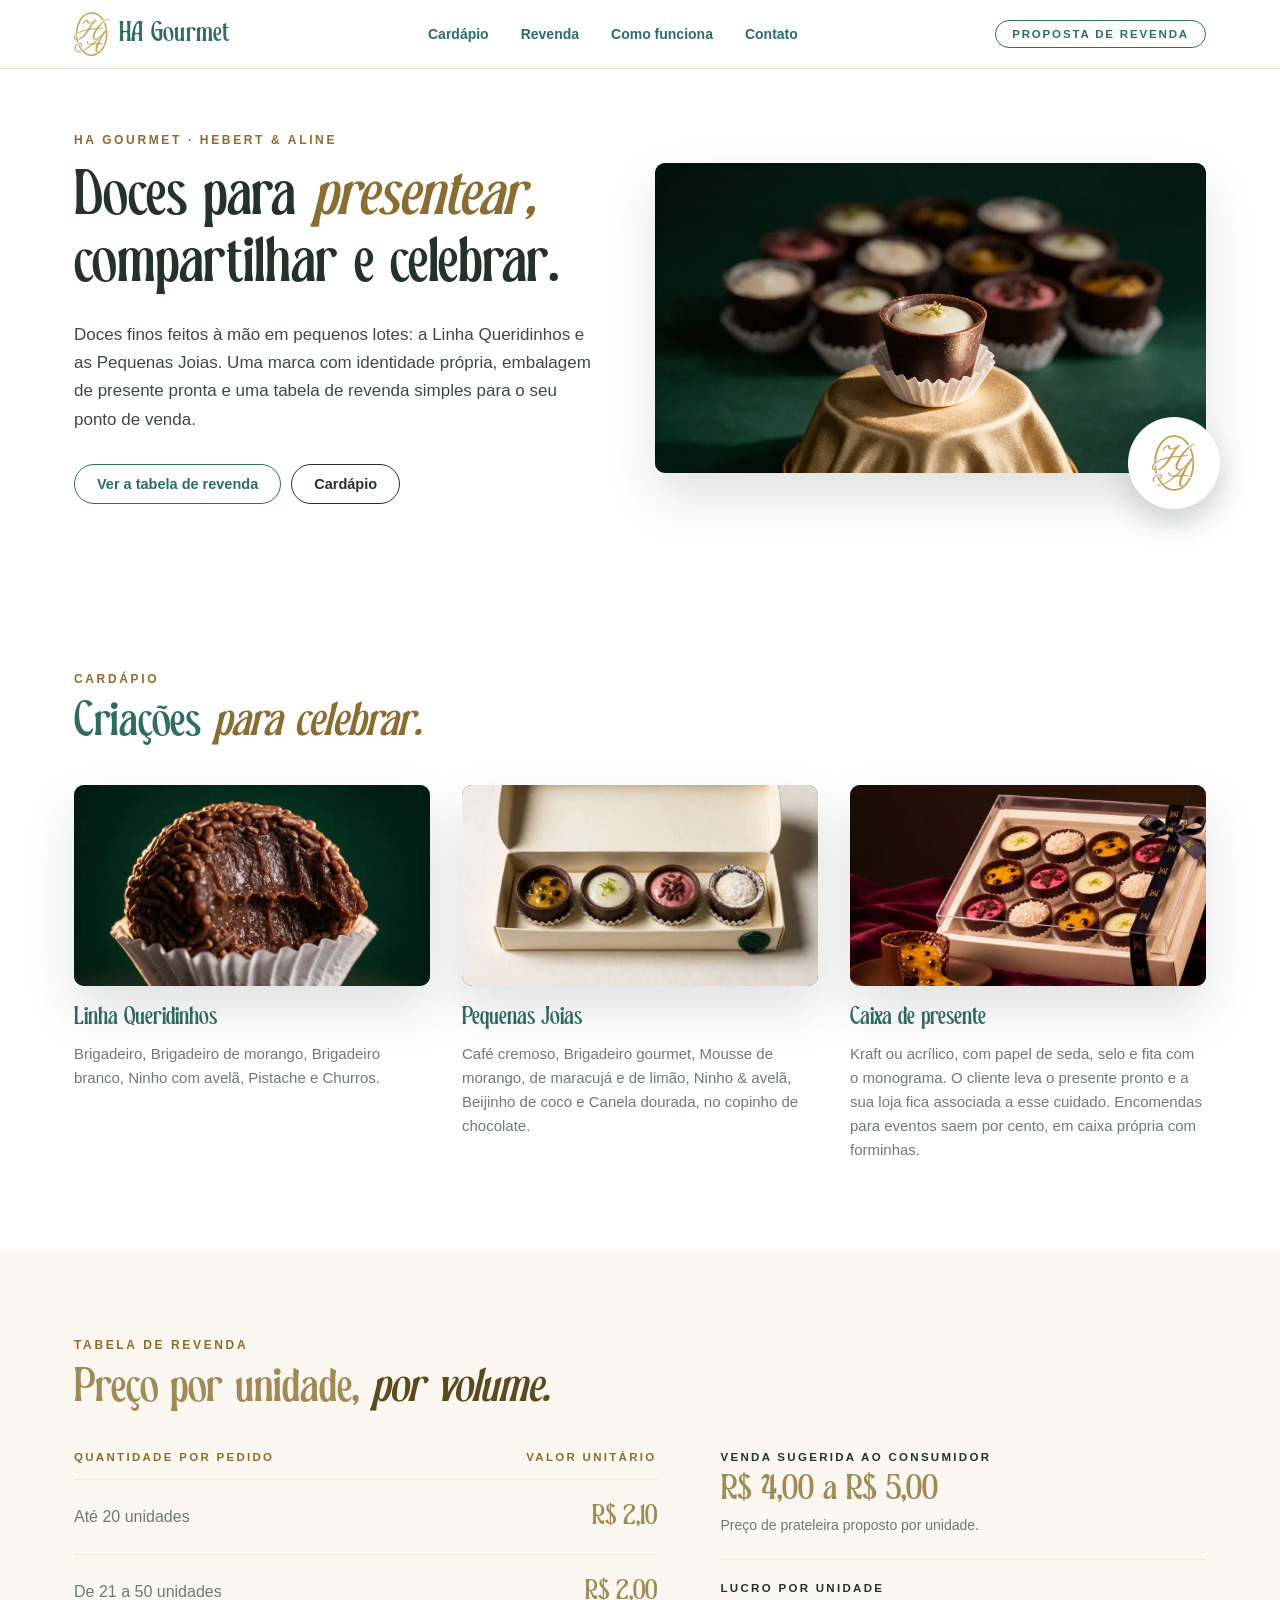
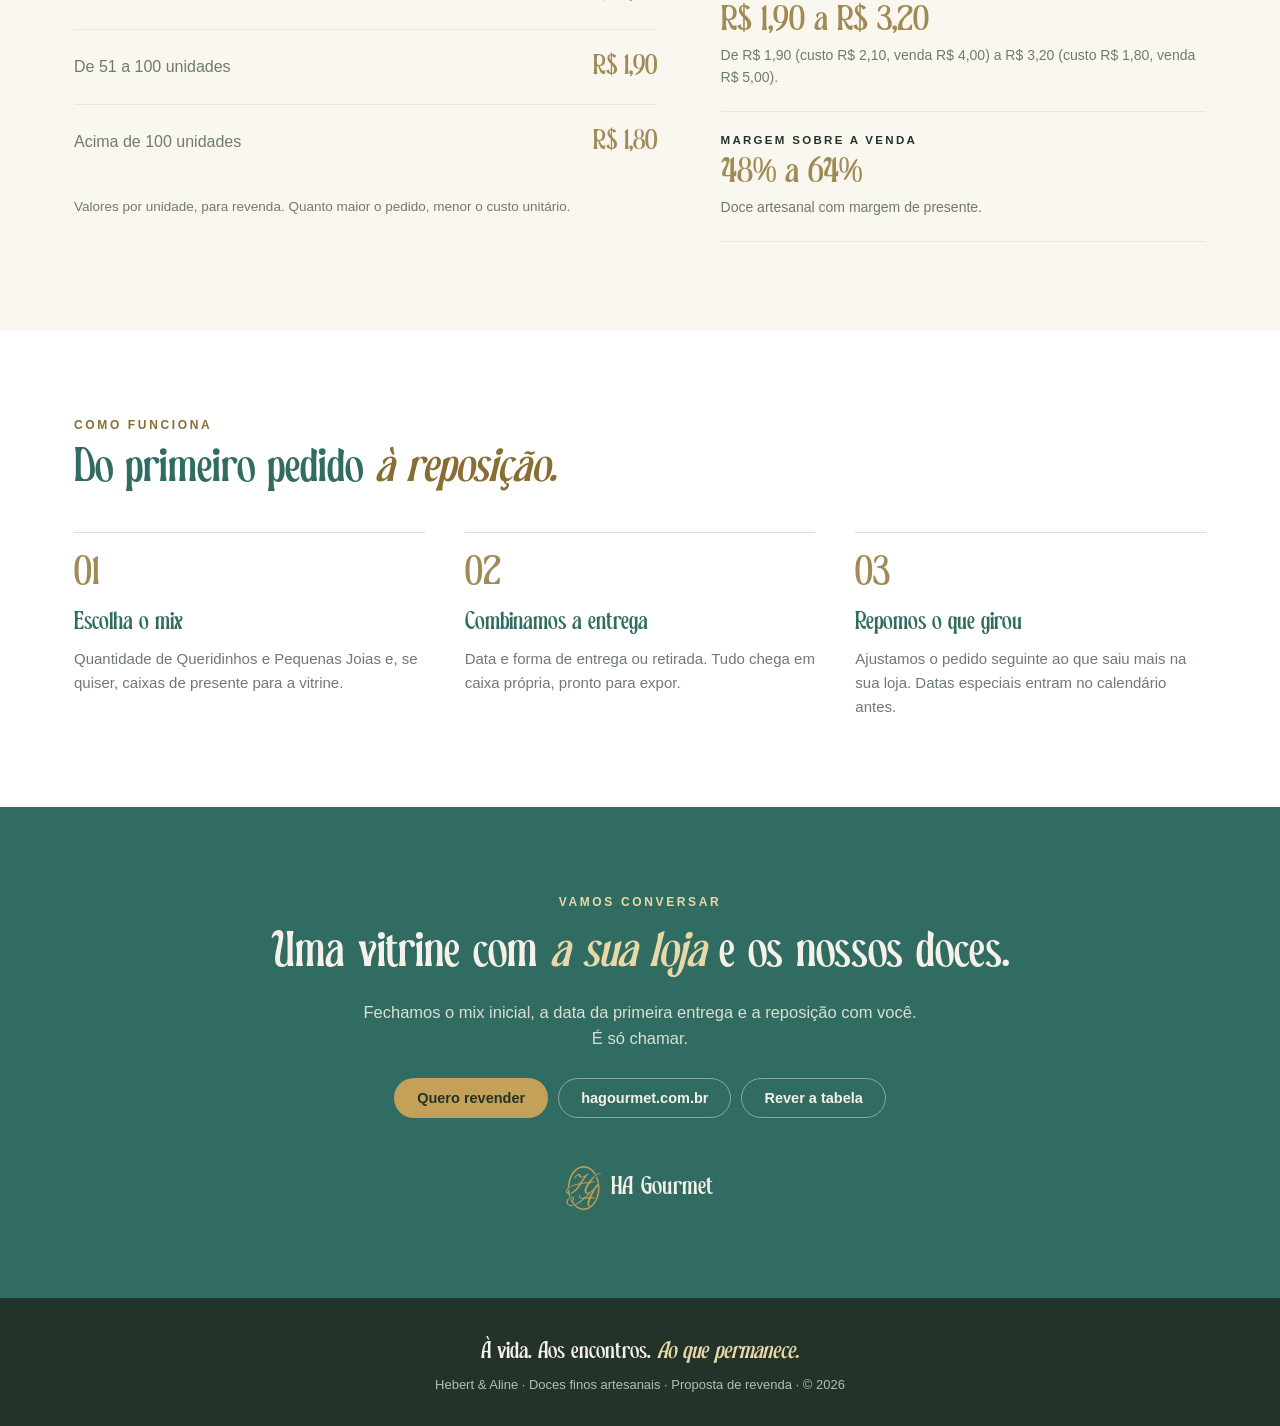
<file: revenda/index.html>
<!DOCTYPE html>
<html lang="pt-BR">
<head>
  <meta charset="UTF-8" />
  <meta name="viewport" content="width=device-width, initial-scale=1.0, viewport-fit=cover" />
  <title>HA Gourmet · Proposta de revenda</title>
  <meta name="description" content="Proposta de revenda HA Gourmet: Linha Queridinhos, Pequenas Joias e caixas de presente, com tabela de preço por volume." />
  <meta name="theme-color" content="#306c62" />
  <meta property="og:type" content="website" />
  <meta property="og:title" content="HA Gourmet · Proposta de revenda" />
  <meta property="og:description" content="Doces para presentear, compartilhar e celebrar. Tabela de revenda simples para o seu ponto de venda." />
  <meta property="og:image" content="../fotos/hero.webp?v=3" />
  <link rel="icon" href="../icons/icon-192.png" />
  <link rel="apple-touch-icon" href="../icons/icon-192.png" />
  <link rel="preload" href="../fontes/Vellmarie-Regular.otf" as="font" type="font/otf" crossorigin />
  <link rel="stylesheet" href="../styles.css?v=20261028c" />
  <link rel="stylesheet" href="../lp.css?v=20261029a" />
  <link rel="stylesheet" href="revenda.css?v=20261029a" />
</head>
<body class="lp rv">
  <header class="lp-top">
    <div class="lp-top-in">
      <a href="#inicio" class="lp-marca" aria-label="HA Gourmet, início"><span class="marca"><img src="../marca/monograma-ouro.svg" alt="" width="35" height="44" /><span class="marca-nome">HA Gourmet</span></span></a>
      <nav class="lp-nav" id="lpNav" aria-label="Seções">
        <a href="#cardapio">Cardápio</a>
        <a href="#revenda">Revenda</a>
        <a href="#como">Como funciona</a>
        <a href="#contato">Contato</a>
      </nav>
      <div class="lp-acoes">
        <a class="lp-pill lp-pill-borda lp-pill-sm rv-selo-topo" href="#revenda">Proposta de revenda</a>
        <button class="lp-menu" id="lpMenu" type="button" aria-label="Abrir menu" aria-expanded="false" aria-controls="lpNav">
          <svg width="20" height="20" viewBox="0 0 24 24" fill="none" stroke="currentColor" stroke-width="2"><path d="M4 7h16M4 12h16M4 17h16"/></svg>
        </button>
      </div>
    </div>
  </header>

  <main>
    <section class="rv-hero" id="inicio">
      <div class="lp-wrap rv-hero-grid">
        <div class="rv-hero-txt">
          <span class="rv-kicker">HA Gourmet · Hebert &amp; Aline</span>
          <h1>Doces para <em>presentear,</em> compartilhar e celebrar.</h1>
          <p>Doces finos feitos à mão em pequenos lotes: a Linha Queridinhos e as Pequenas Joias. Uma marca com identidade própria, embalagem de presente pronta e uma tabela de revenda simples para o seu ponto de venda.</p>
          <div class="lp-pills">
            <a class="lp-pill rv-pill-verde" href="#revenda">Ver a tabela de revenda</a>
            <a class="lp-pill rv-pill-escura" href="#cardapio">Cardápio</a>
          </div>
        </div>
        <div class="rv-hero-visual">
          <figure class="foto rv-foto-larga"><img src="../fotos/hero.webp?v=3" alt="Copinho de chocolate com recheio de limão em destaque, com outros doces finos ao fundo" onerror="this.remove()" /></figure>
          <img class="rv-selo" src="../marca/monograma-ouro.svg" alt="" aria-hidden="true" />
        </div>
      </div>
    </section>

    <section class="rv-sec" id="cardapio">
      <div class="lp-wrap">
        <span class="rv-kicker">Cardápio</span>
        <h2 class="rv-h2">Criações <em>para celebrar.</em></h2>
        <div class="rv-cardapio">
          <article class="rv-item">
            <figure class="foto rv-foto-larga"><img src="../fotos/revenda-queridinhos.webp" alt="Brigadeiro gourmet partido ao meio" loading="lazy" onerror="this.remove()" /></figure>
            <h3>Linha Queridinhos</h3>
            <p>Brigadeiro, Brigadeiro de morango, Brigadeiro branco, Ninho com avelã, Pistache e Churros.</p>
          </article>
          <article class="rv-item">
            <figure class="foto rv-foto-larga"><img src="../fotos/revenda-joias.webp" alt="Mousses no copinho de chocolate em caixa alongada" loading="lazy" onerror="this.remove()" /></figure>
            <h3>Pequenas Joias</h3>
            <p>Café cremoso, Brigadeiro gourmet, Mousse de morango, de maracujá e de limão, Ninho &amp; avelã, Beijinho de coco e Canela dourada, no copinho de chocolate.</p>
          </article>
          <article class="rv-item">
            <figure class="foto rv-foto-larga rv-foto-caixa"><img src="../fotos/caixas.webp?v=4" alt="Caixa de presente com doze doces finos sortidos e fita com o monograma HA" loading="lazy" onerror="this.remove()" /></figure>
            <h3>Caixa de presente</h3>
            <p>Kraft ou acrílico, com papel de seda, selo e fita com o monograma. O cliente leva o presente pronto e a sua loja fica associada a esse cuidado. Encomendas para eventos saem por cento, em caixa própria com forminhas.</p>
          </article>
        </div>
      </div>
    </section>

    <section class="rv-sec rv-sec-tabela" id="revenda">
      <div class="lp-wrap">
        <span class="rv-kicker">Tabela de revenda</span>
        <h2 class="rv-h2 rv-h2-ouro">Preço por unidade, <em>por volume.</em></h2>
        <div class="rv-tabela-grid">
          <div>
            <table class="rv-tabela">
              <thead><tr><th scope="col">Quantidade por pedido</th><th scope="col">Valor unitário</th></tr></thead>
              <tbody>
                <tr><td>Até 20 unidades</td><td>R$ 2,10</td></tr>
                <tr><td>De 21 a 50 unidades</td><td>R$ 2,00</td></tr>
                <tr><td>De 51 a 100 unidades</td><td>R$ 1,90</td></tr>
                <tr><td>Acima de 100 unidades</td><td>R$ 1,80</td></tr>
              </tbody>
            </table>
            <p class="rv-nota">Valores por unidade, para revenda. Quanto maior o pedido, menor o custo unitário.</p>
          </div>
          <dl class="rv-metricas">
            <div>
              <dt>Venda sugerida ao consumidor</dt>
              <dd><strong>R$ 4,00 a R$ 5,00</strong>Preço de prateleira proposto por unidade.</dd>
            </div>
            <div>
              <dt>Lucro por unidade</dt>
              <dd><strong>R$ 1,90 a R$ 3,20</strong>De R$ 1,90 (custo R$ 2,10, venda R$ 4,00) a R$ 3,20 (custo R$ 1,80, venda R$ 5,00).</dd>
            </div>
            <div>
              <dt>Margem sobre a venda</dt>
              <dd><strong>48% a 64%</strong>Doce artesanal com margem de presente.</dd>
            </div>
          </dl>
        </div>
      </div>
    </section>

    <section class="rv-sec" id="como">
      <div class="lp-wrap">
        <span class="rv-kicker">Como funciona</span>
        <h2 class="rv-h2">Do primeiro pedido <em>à reposição.</em></h2>
        <ol class="rv-passos">
          <li><span class="rv-num">01</span><h3>Escolha o mix</h3><p>Quantidade de Queridinhos e Pequenas Joias e, se quiser, caixas de presente para a vitrine.</p></li>
          <li><span class="rv-num">02</span><h3>Combinamos a entrega</h3><p>Data e forma de entrega ou retirada. Tudo chega em caixa própria, pronto para expor.</p></li>
          <li><span class="rv-num">03</span><h3>Repomos o que girou</h3><p>Ajustamos o pedido seguinte ao que saiu mais na sua loja. Datas especiais entram no calendário antes.</p></li>
        </ol>
      </div>
    </section>

    <section class="rv-contato" id="contato">
      <div class="lp-wrap rv-contato-in">
        <span class="rv-kicker rv-kicker-claro">Vamos conversar</span>
        <h2>Uma vitrine com <em>a sua loja</em> e os nossos doces.</h2>
        <p>Fechamos o mix inicial, a data da primeira entrega e a reposição com você. É só chamar.</p>
        <div class="lp-pills">
          <a class="lp-pill lp-pill-ouro" data-requer="whatsapp" data-whatsapp="Olá! Tenho interesse em revender os doces HA Gourmet.">Quero revender</a>
          <a class="lp-pill lp-pill-claro-borda" href="../">hagourmet.com.br</a>
          <a class="lp-pill lp-pill-claro-borda" href="#revenda">Rever a tabela</a>
        </div>
        <span class="marca marca-clara rv-assinatura"><img src="../marca/monograma-ouro.svg" alt="" width="35" height="44" /><span class="marca-nome">HA Gourmet</span></span>
      </div>
    </section>
  </main>

  <footer class="rv-rodape">
    <div class="lp-wrap rv-rodape-in">
      <p class="rv-manifesto">À vida. Aos encontros. <em>Ao que permanece.</em></p>
      <p class="rv-assina">Hebert &amp; Aline · Doces finos artesanais · Proposta de revenda · © <span id="lpAno"></span></p>
    </div>
  </footer>

  <script>window.HAG_BASE = "../";</script>
  <script src="../config.js?v=20261029b"></script>
  <script type="module" src="../lp.js?v=20261028c"></script>
</body>
</html>
</file>
<file: styles.css>
/* Identidade HA Gourmet: Vellmarie nos títulos, Arial na leitura, paleta Verde Maison + Marfim + Ouro */
@font-face {
  font-family: "Vellmarie";
  src: url("fontes/Vellmarie-Regular.otf") format("opentype");
  font-weight: 400;
  font-style: normal;
  font-display: swap;
}

:root {
  --font-display: "Vellmarie", Georgia, "Times New Roman", serif;
  --font-body: Arial, "Helvetica Neue", Helvetica, sans-serif;
  --maison: #306c62;
  --salvia: #a3b19b;
  --champanhe: #e8d8a8;
  --choc: #233329;
  --choc-2: #306c62;
  --gold: #c5a059;
  --gold-soft: #f0e8d0;
  --bg: #f5f1e8;
  --card: #ffffff;
  --text: #233329;
  --muted: #6e7b70;
  --line: #e2dccb;
  --green: #2f9e6b;
  --green-soft: #e3f4ec;
  --yellow: #c98a12;
  --yellow-soft: #fbf0d9;
  --red: #d24b4b;
  --red-soft: #fbe5e5;
  --blue: #3c78c8;
  --line-soft: #ece7da;
  --surface-2: #faf7f0;
  --radius: 18px;
  --radius-sm: 12px;
  --shadow: 0 1px 2px rgba(35, 51, 41, .04);
  --shadow-lg: 0 24px 60px rgba(35, 51, 41, .18);
  --sidebar-w: 248px;
}

* { box-sizing: border-box; }
[hidden] { display: none !important; }
html, body { margin: 0; height: 100%; }
body {
  font-family: var(--font-body);
  background: var(--bg);
  color: var(--text);
  font-size: 14px;
  -webkit-font-smoothing: antialiased;
}

.app { display: flex; min-height: 100vh; }

/* Sidebar */
.sidebar {
  width: var(--sidebar-w);
  background: var(--card);
  color: var(--text);
  border-right: 1px solid var(--line-soft);
  display: flex;
  flex-direction: column;
  position: fixed;
  inset: 0 auto 0 0;
  z-index: 30;
  transition: transform .2s ease;
}
.brand { display: flex; align-items: center; gap: 12px; padding: 20px 20px 16px; border-bottom: 1px solid var(--line-soft); }
/* O texto "H&A" continua no HTML para leitores de tela; na tela aparece o monograma oficial */
.brand-logo {
  width: 38px; height: 38px; border-radius: 12px; flex-shrink: 0;
  background: var(--maison) url("marca/monograma-ouro.svg") center / auto 72% no-repeat;
  color: transparent; font-size: 0; overflow: hidden;
}
.brand-name { font-family: var(--font-display); font-weight: 400; font-size: 19px; letter-spacing: .01em; color: var(--maison); }
.brand-sub { font-size: 11.5px; color: var(--muted); }

.nav { padding: 12px 12px; flex: 1; overflow-y: auto; scrollbar-width: thin; scrollbar-color: var(--line) transparent; }
.nav-section {
  font-size: 10.5px; letter-spacing: .08em; text-transform: uppercase; color: var(--muted); font-weight: 600;
  padding: 16px 12px 6px; margin-top: 8px; border-top: 1px solid var(--line-soft);
}
.nav a {
  position: relative;
  display: flex; align-items: center; gap: 11px;
  padding: 9px 12px; border-radius: var(--radius-sm);
  color: #4a5a50; text-decoration: none; font-weight: 500; cursor: pointer;
  margin-bottom: 2px; transition: background .12s ease, color .12s ease;
}
.nav a svg { width: 18px; height: 18px; flex-shrink: 0; color: var(--muted); }
.nav a:hover { background: var(--surface-2); color: var(--text); }
.nav a.active { background: var(--gold-soft); color: var(--choc); font-weight: 650; }
.nav a.active svg { color: var(--gold); }
.nav a.active::before {
  content: ""; position: absolute; left: -12px; top: 8px; bottom: 8px; width: 3px;
  border-radius: 0 3px 3px 0; background: var(--gold);
}

.sidebar-foot {
  margin: 10px 12px 14px; padding: 14px; border-radius: 16px; display: grid; gap: 6px;
  background: linear-gradient(150deg, var(--choc-2), var(--choc));
  box-shadow: 0 10px 24px rgba(35, 51, 41, .22);
}
.sidebar-foot button {
  background: rgba(255, 255, 255, .08); color: #f5f1e8; border: 0; border-radius: 10px;
  padding: 8px 11px; text-align: left; cursor: pointer; font: inherit; font-size: 12.5px; font-weight: 500;
}
.sidebar-foot button:hover { background: rgba(255, 255, 255, .16); color: #fff; }
.sidebar-foot button:first-child { background: var(--gold); color: var(--choc); font-weight: 700; text-align: center; border-radius: 999px; }
.sidebar-foot button:first-child:hover { background: #b8924c; }

/* Main */
.main { flex: 1; margin-left: var(--sidebar-w); min-width: 0; }
.topbar {
  position: sticky; top: 0; z-index: 20;
  background: rgba(255, 255, 255, .88); backdrop-filter: blur(10px);
  display: flex; align-items: center; justify-content: space-between; gap: 16px;
  padding: 16px 32px; border-bottom: 1px solid var(--line-soft);
}
.topbar h1 { font-family: var(--font-display); font-size: 27px; margin: 0; font-weight: 400; letter-spacing: .005em; color: var(--maison); }
.topbar p { margin: 2px 0 0; color: var(--muted); font-size: 13px; }
.topbar-actions { display: flex; gap: 10px; align-items: center; flex-wrap: wrap; }
.menu-btn {
  display: none; background: var(--card); border: 1px solid var(--line); border-radius: 999px; cursor: pointer;
  width: 40px; height: 40px; place-items: center; color: var(--text);
}

.content { padding: 28px 32px 48px; max-width: 1440px; }

/* Buttons & inputs */
.btn {
  display: inline-flex; align-items: center; justify-content: center; gap: 8px;
  border: 1px solid var(--line); background: var(--card); color: var(--text);
  padding: 9px 16px; border-radius: 999px; font: inherit; font-weight: 600; cursor: pointer;
  transition: background .12s ease, border-color .12s ease, color .12s ease;
}
.btn:hover { border-color: #cfc8b6; background: var(--surface-2); }
.btn svg { width: 16px; height: 16px; }
.btn-primary { background: var(--maison); border-color: var(--maison); color: #fff; box-shadow: 0 4px 12px rgba(35, 51, 41, .18); }
.btn-primary:hover { background: var(--choc); border-color: var(--choc); }
.btn-ghost { background: transparent; border-color: transparent; color: var(--muted); padding: 6px 8px; box-shadow: none; }
.btn-ghost:hover { background: var(--surface-2); border-color: transparent; color: var(--text); }
.btn-danger { color: var(--red); }
.btn-sm { padding: 6px 12px; font-size: 12.5px; }
.btn:focus-visible, .tabs button:focus-visible, .nav a:focus-visible { outline: 2px solid var(--gold); outline-offset: 2px; }

input, select {
  font: inherit; color: var(--text);
  border: 1px solid var(--line); background: var(--card); border-radius: var(--radius-sm); padding: 9px 12px;
  outline: none; width: 100%; transition: border-color .12s ease, box-shadow .12s ease;
}
input:focus, select:focus { border-color: var(--gold); box-shadow: 0 0 0 4px rgba(197, 160, 89, .14); }
select.inline, input.inline { width: auto; }
.topbar-actions select, .toolbar select.inline { border-radius: 999px; padding-left: 16px; }

.search { position: relative; }
.search input { padding-left: 38px; min-width: 240px; border-radius: 999px; background: var(--surface-2); border-color: var(--line-soft); }
.search input:focus { background: var(--card); }
.search svg { position: absolute; left: 13px; top: 50%; transform: translateY(-50%); width: 16px; color: var(--muted); }

/* Cards */
.card {
  background: var(--card); border-radius: var(--radius); box-shadow: var(--shadow);
  border: 1px solid var(--line-soft); padding: 22px;
}
.card-head { display: flex; align-items: center; justify-content: space-between; gap: 12px; margin-bottom: 16px; }
.card-head h3 { margin: 0; font-size: 16px; font-weight: 700; letter-spacing: -.01em; }
.card-head .sub { color: var(--muted); font-size: 12.5px; margin-top: 3px; }

.grid { display: grid; gap: 20px; }
/* Sem isto, uma tabela larga estica o cartão inteiro em vez de rolar dentro dele */
.grid > * { min-width: 0; }
.g-4 { grid-template-columns: repeat(4, minmax(0, 1fr)); }
.g-3 { grid-template-columns: repeat(3, minmax(0, 1fr)); }
.g-2 { grid-template-columns: repeat(2, minmax(0, 1fr)); }
.g-21 { grid-template-columns: minmax(0, 2fr) minmax(0, 1fr); }
.mt { margin-top: 20px; }

/* KPI: rótulo à esquerda e ícone no canto, como nos painéis de referência */
.kpi { display: flex; flex-direction: column; gap: 8px; position: relative; overflow: hidden; padding: 18px 20px; }
.kpi-label { color: var(--text); font-size: 14px; font-weight: 650; display: flex; align-items: center; gap: 8px; }
.kpi-value { font-size: 28px; font-weight: 750; letter-spacing: -.025em; line-height: 1.15; }
.kpi-foot { font-size: 12px; color: var(--muted); }
.kpi-icon {
  order: 2; margin-left: auto;
  width: 32px; height: 32px; border-radius: 10px; display: grid; place-items: center;
  background: var(--gold-soft); color: var(--gold);
}
.kpi-icon svg { width: 17px; height: 17px; }

/* Badges */
.badge { display: inline-flex; align-items: center; gap: 5px; padding: 3px 9px; border-radius: 8px; font-size: 12px; font-weight: 600; white-space: nowrap; }
.b-green { background: var(--green-soft); color: var(--green); }
.b-yellow { background: var(--yellow-soft); color: var(--yellow); }
.b-red { background: var(--red-soft); color: var(--red); }
.b-gray { background: #eee9dc; color: var(--muted); }
.b-gold { background: var(--gold-soft); color: #7a5f2a; }

.pos { color: var(--green); }
.neg { color: var(--red); }

/* Tables */
.table-wrap { overflow-x: auto; margin: 0 -22px -22px; border-top: 1px solid var(--line-soft); }
table { width: 100%; border-collapse: collapse; }
th, td { padding: 13px 14px; text-align: left; border-bottom: 1px solid var(--line-soft); white-space: nowrap; }
th { font-size: 11px; text-transform: uppercase; letter-spacing: .06em; color: var(--muted); font-weight: 600; background: transparent; padding-top: 12px; padding-bottom: 12px; }
th:first-child, td:first-child { padding-left: 22px; }
th:last-child, td:last-child { padding-right: 22px; }
td.num, th.num { text-align: right; font-variant-numeric: tabular-nums; }
tbody tr { transition: background .1s ease; }
tbody tr:hover { background: var(--surface-2); }
tbody tr:last-child td { border-bottom: 0; }
tfoot td { font-weight: 700; background: var(--surface-2); border-bottom: 0; border-top: 1px solid var(--line-soft); }
.row-actions { display: flex; gap: 2px; justify-content: flex-end; opacity: .55; }
tr:hover .row-actions { opacity: 1; }

/* Tabs */
.tabs { display: inline-flex; background: #eee9dc; padding: 4px; border-radius: 16px; gap: 2px; flex-wrap: wrap; }
.tabs button {
  border: 0; background: transparent; padding: 7px 15px; border-radius: 999px;
  font: inherit; font-weight: 600; color: var(--muted); cursor: pointer; transition: background .12s ease, color .12s ease;
}
.tabs button:hover { color: var(--text); }
.tabs button.active { background: var(--card); color: var(--choc); box-shadow: 0 1px 3px rgba(35, 51, 41, .1); }

.toolbar { display: flex; justify-content: space-between; align-items: center; gap: 12px; margin-bottom: 18px; flex-wrap: wrap; }

/* Alerts */
.alert-list { display: grid; gap: 10px; }
.alert { display: flex; gap: 12px; padding: 13px 15px; border-radius: 14px; align-items: flex-start; }
.alert svg { width: 18px; height: 18px; flex-shrink: 0; margin-top: 1px; }
.alert b { display: block; margin-bottom: 2px; }
.alert span { color: var(--muted); font-size: 12.5px; }
.alert.red { background: var(--red-soft); color: var(--red); }
.alert.yellow { background: var(--yellow-soft); color: var(--yellow); }
.alert.green { background: var(--green-soft); color: var(--green); }
.alert b { color: var(--text); }

/* Product cards */
.prod {
  border: 1px solid var(--line-soft); border-radius: 16px; padding: 18px; background: var(--card);
  display: flex; flex-direction: column; gap: 12px; transition: border-color .12s ease, box-shadow .12s ease;
}
.prod:hover { border-color: var(--line); box-shadow: 0 6px 18px rgba(35, 51, 41, .06); }
.prod-top { display: flex; justify-content: space-between; align-items: flex-start; gap: 8px; }
.prod h4 { margin: 0; font-size: 14.5px; }
.prod-stats { display: grid; grid-template-columns: repeat(3, 1fr); gap: 8px; }
.stat { background: var(--surface-2); border-radius: 12px; padding: 9px 11px; }
.stat small { display: block; color: var(--muted); font-size: 11px; margin-bottom: 2px; }
.stat strong { font-size: 14px; font-variant-numeric: tabular-nums; }
.price-row { display: flex; align-items: center; gap: 8px; }
.price-row label { font-size: 12px; color: var(--muted); white-space: nowrap; }
.price-row input { padding: 7px 10px; font-weight: 700; }
.meter { height: 7px; background: #ece7da; border-radius: 99px; overflow: hidden; position: relative; }
.meter > i { display: block; height: 100%; border-radius: 99px; }
.meter .band { position: absolute; top: 0; bottom: 0; background: rgba(47, 158, 107, .18); }
.hint { font-size: 12px; color: var(--muted); }

/* Recipe */
.recipe-ings { list-style: none; padding: 0; margin: 0; }
.recipe-ings li { display: flex; justify-content: space-between; padding: 7px 0; border-bottom: 1px dashed var(--line); font-size: 13px; }
.recipe-ings li span:nth-child(2) { color: var(--muted); margin-left: auto; margin-right: 14px; }
.recipe-total { display: flex; justify-content: space-between; padding-top: 10px; font-weight: 700; }

.chip-row { display: flex; gap: 6px; flex-wrap: wrap; }

/* Modal */
.modal-bg {
  position: fixed; inset: 0; background: rgba(35, 51, 41, .38); backdrop-filter: blur(2px); z-index: 100;
  display: grid; place-items: center; padding: 20px; animation: fade .15s ease;
}
.modal {
  background: var(--card); border-radius: 20px; width: 100%; max-width: 560px; max-height: 90vh; overflow-y: auto;
  box-shadow: var(--shadow-lg); display: flex; flex-direction: column;
}
.modal-head { padding: 20px 24px 14px; display: flex; justify-content: space-between; align-items: center; border-bottom: 1px solid var(--line-soft); }
.modal-head h3 { margin: 0; font-size: 18px; letter-spacing: -.01em; }
.modal-head .btn-ghost { border-radius: 999px; width: 36px; height: 36px; padding: 0; }
.modal-body { padding: 18px 24px; display: grid; grid-template-columns: 1fr 1fr; gap: 14px; align-content: start; }
.modal-body .full { grid-column: 1 / -1; }
.modal-body label { display: grid; gap: 6px; font-size: 12.5px; color: var(--muted); font-weight: 600; }
.modal-foot { padding: 14px 24px 20px; display: flex; justify-content: flex-end; gap: 10px; border-top: 1px solid var(--line-soft); }
.modal-preview { grid-column: 1 / -1; background: var(--gold-soft); border-radius: 14px; padding: 12px 14px; display: flex; justify-content: space-between; font-weight: 600; }
/* Em telas largas o formulário abre como painel lateral */
@media (min-width: 761px) {
  .modal-bg { place-items: stretch end; padding: 12px; }
  .modal { max-width: 520px; max-height: none; height: 100%; overflow: hidden; animation: deslizar .22s cubic-bezier(.2, .8, .2, 1); }
  .modal-body { flex: 1; overflow-y: auto; }
}
@keyframes deslizar { from { transform: translateX(32px); opacity: 0; } to { transform: none; opacity: 1; } }

.toast {
  position: fixed; bottom: 24px; left: 50%; transform: translateX(-50%);
  background: var(--choc); color: #fff; padding: 11px 20px; border-radius: 999px; z-index: 200;
  box-shadow: 0 12px 30px rgba(35, 51, 41, .28); font-weight: 600; animation: fade .2s ease;
}
@keyframes fade { from { opacity: 0; } to { opacity: 1; } }
@media (prefers-reduced-motion: reduce) { .modal, .modal-bg, .toast { animation: none; } }

.empty { text-align: center; color: var(--muted); padding: 40px 20px; }
.chart-box { position: relative; height: 280px; }
.chart-box.sm { height: 230px; }

.sim-row { display: grid; grid-template-columns: 1fr 90px 110px 110px; gap: 10px; align-items: center; padding: 9px 0; border-bottom: 1px solid var(--line); }
.sim-row.head { font-size: 11.5px; text-transform: uppercase; letter-spacing: .05em; color: var(--muted); font-weight: 600; }
.sim-row input { padding: 7px 10px; text-align: center; }
.sim-row .num { text-align: right; font-variant-numeric: tabular-nums; }

.big-result { text-align: center; padding: 22px; border-radius: 14px; background: linear-gradient(135deg, var(--choc), var(--choc-2)); color: #fff; }
.big-result small { color: #d9e0d3; }
.big-result div { font-size: 32px; font-weight: 800; margin: 6px 0; }

.dre td.label-l1 { font-weight: 700; }
.dre tr.total td { background: #f7f2e6; font-weight: 700; }
.dre tr.result td { background: var(--choc); color: #fff; font-weight: 700; }

.overlay { display: none; }
.show-m, .show-m-cell { display: none; }
@media (max-width: 760px) {
  .hide-m { display: none !important; }
  .show-m { display: block; margin-top: 2px; }
  .show-m-cell { display: table-cell; }
  .card-head { flex-wrap: wrap; }
  .btn { white-space: nowrap; }
  .table-wrap .tbl-input { width: 54px; padding: 5px 6px; }
  th:last-child, td:last-child { padding-right: 8px; }
  td .btn-sm { padding: 5px 8px; }
}

/* Sincronização, equipe e pagamentos */
.sync-pill { display: inline-flex; align-items: center; padding: 7px 13px; border-radius: 999px; font-size: 12px; font-weight: 600; white-space: nowrap; cursor: pointer; box-shadow: inset 0 0 0 1px rgba(0, 0, 0, .04); }
textarea.code { width: 100%; font: 12px/1.5 Consolas, monospace; border: 1px solid var(--line); border-radius: 10px; padding: 10px; background: #faf7f0; resize: vertical; margin: 6px 0; }
ol.passos { margin: 0 0 14px; padding-left: 20px; line-height: 1.7; }
img.qr { width: 160px; height: 160px; border-radius: 12px; border: 1px solid var(--line); background: #fff; }
.hist-card { border-left: 4px solid var(--gold); }
.hist-card h3 { display: flex; align-items: center; gap: 6px; }
.hist-card h3 svg { width: 16px; height: 16px; color: var(--gold); }
.hist-grid { display: grid; grid-template-columns: repeat(5, minmax(0, 1fr)); gap: 10px; }
.hist-grid .hist-on { background: var(--gold-soft); box-shadow: inset 0 0 0 2px var(--gold); }
@media (max-width: 760px) { .hist-grid { grid-template-columns: 1fr 1fr; } }
.cat-grid { display: grid; grid-template-columns: repeat(auto-fill, minmax(180px, 1fr)); gap: 10px; }
.pg-check { width: 20px; height: 20px; accent-color: var(--green); cursor: pointer; }
tr.row-pago td { color: var(--muted); }
tr.row-pago td b { text-decoration: line-through; font-weight: 600; }

/* Acesso da administração (gestão) */
body.travado .app { display: none; }
.acesso { min-height: 100vh; display: grid; place-items: center; padding: 24px; background: radial-gradient(circle at top, #fff 0%, var(--bg) 60%); }
.acesso-card { width: 100%; max-width: 400px; background: var(--card); border: 1px solid var(--line-soft); border-radius: 24px; padding: 28px; box-shadow: 0 20px 50px rgba(35, 51, 41, .08); }
.acesso-marca { display: flex; align-items: center; gap: 14px; color: var(--text); text-decoration: none; margin-bottom: 24px; }
/* Assinatura: monograma oficial + nome em Vellmarie */
.marca { display: inline-flex; align-items: center; gap: 10px; text-decoration: none; }
.marca img { height: 42px; width: auto; display: block; flex-shrink: 0; }
.marca-nome { font-family: var(--font-display); font-weight: 400; font-size: 26px; line-height: 1; letter-spacing: .01em; color: var(--maison); white-space: nowrap; }
.marca-clara .marca-nome { color: var(--bg); }
.marca-vertical { flex-direction: column; gap: 12px; }
.marca-vertical img { height: 96px; }
.marca-vertical .marca-nome { font-size: 42px; }
.acesso-marca .marca img { height: 44px; }
.acesso-marca small { white-space: nowrap; font-size: 11px; text-transform: uppercase; letter-spacing: .14em; color: var(--muted); border-left: 1px solid var(--line); padding-left: 14px; }
.brand-assinatura { flex-direction: column; align-items: flex-start; gap: 6px; }
.brand-assinatura .marca-nome { font-size: 25px; }
.brand-assinatura .brand-sub { font-size: 10.5px; text-transform: uppercase; letter-spacing: .16em; }
.acesso-marca b { display: block; font-size: 16px; }
.acesso-marca small { display: block; font-size: 12px; color: var(--muted); }
.acesso-card h1 { margin: 0 0 4px; font-size: 22px; letter-spacing: -.02em; }
.acesso-card > div > .hint { margin: 0 0 18px; font-size: 13.5px; }
.acesso-form { display: grid; gap: 14px; }
.acesso-form label { display: grid; gap: 6px; font-size: 12.5px; color: var(--muted); font-weight: 600; }
.acesso-form .btn { padding: 12px; }
.acesso-links { display: flex; justify-content: space-between; gap: 8px; flex-wrap: wrap; margin: 16px 0 0; font-size: 13px; }
.acesso-acoes { display: flex; gap: 10px; flex-wrap: wrap; margin-top: 18px; }
.acesso .aviso { padding: 11px 13px; border-radius: 12px; background: var(--gold-soft); color: #6b5424; font-size: 13px; margin-bottom: 12px; }
.acesso .aviso.erro { background: var(--red-soft); color: var(--red); margin: 0; }

/* Modo vendedor (app dos colaboradores) */
body.vend-mode .sidebar, body.vend-mode .menu-btn, body.vend-mode .overlay { display: none !important; }
body.vend-mode .main { margin-left: 0; }
body.vend-mode .content { max-width: 900px; margin: 0 auto; }
body.vend-mode .topbar { padding-top: max(14px, env(safe-area-inset-top)); }
@media (max-width: 760px) {
  body.vend-mode .topbar { flex-direction: column; align-items: stretch; gap: 10px; }
}

/* Área do vendedor */
.pag-row { display: flex; gap: 10px; flex-wrap: wrap; }
.pag-btn {
  flex: 1; min-width: 110px; padding: 14px 16px; border-radius: 12px; border: 2px solid var(--line);
  background: #fff; font: inherit; font-size: 15px; font-weight: 700; color: var(--muted); cursor: pointer;
}
.pag-btn.active { border-color: var(--choc); background: var(--choc); color: #fff; }
.combo-grid { display: grid; grid-template-columns: repeat(auto-fill, minmax(190px, 1fr)); gap: 14px; }
.combo-btn {
  display: flex; flex-direction: column; align-items: flex-start; gap: 4px; text-align: left;
  padding: 20px; border-radius: 16px; border: 0; cursor: pointer; font: inherit; color: var(--choc);
  background: linear-gradient(135deg, #f0e8d0, #e8d8a8); box-shadow: 0 2px 0 #c5a059, var(--shadow);
  transition: transform .08s ease;
}
.combo-btn:hover { filter: brightness(1.03); }
.combo-btn:active { transform: translateY(2px); box-shadow: 0 0 0 #c5a059; }
.vend-sec { font-size: 11.5px; font-weight: 700; text-transform: uppercase; letter-spacing: .08em; color: var(--muted); margin: 14px 0 8px; }
.combo-btn { position: relative; }
.combo-btn.normal { background: #fff; border: 2px solid var(--choc); box-shadow: 0 2px 0 var(--choc); }
.combo-btn.normal:active { box-shadow: 0 0 0 var(--choc); }
.promo-tag { position: absolute; top: 12px; right: 12px; background: var(--red); color: #fff; font-size: 10.5px; font-weight: 800; padding: 3px 8px; border-radius: 99px; letter-spacing: .05em; }
.combo-nome { font-size: 18px; font-weight: 800; }
.combo-preco { font-size: 26px; font-weight: 800; letter-spacing: -.02em; }
.combo-desc { font-size: 12.5px; opacity: .75; }
details.comp-config summary { cursor: pointer; list-style: none; }
details.comp-config summary::before { content: "▸ "; }
details.comp-config[open] summary::before { content: "▾ "; }
.btn[disabled] { opacity: .45; cursor: not-allowed; }

/* Fichas técnicas editáveis */
.tbl-input { width: 82px; padding: 6px 8px; text-align: right; font-variant-numeric: tabular-nums; }
table.compact th, table.compact td { padding: 8px 8px; }
table.compact .tbl-input { width: 64px; }
tr.row-sel td { background: var(--gold-soft); }
tr.row-off td { color: var(--muted); }
a.link { color: var(--choc); font-weight: 700; cursor: pointer; text-decoration: none; }
a.link:hover { text-decoration: underline; }

/* Composição do custo do produto */
details.comp { border-top: 1px dashed var(--line); padding-top: 8px; }
details.comp summary { cursor: pointer; font-size: 12.5px; font-weight: 600; color: var(--choc-2); list-style: none; }
details.comp summary::before { content: "▸ "; }
details.comp[open] summary::before { content: "▾ "; }
details.comp .recipe-ings li { font-size: 12.5px; }

/* Área atual no menu */
.area-switch {
  margin: 0 0 6px; padding: 13px 14px; border-radius: 14px;
  background: var(--surface-2); border: 1px solid var(--line-soft); border-left: 3px solid var(--area);
}
.area-switch small { display: block; font-size: 10.5px; text-transform: uppercase; letter-spacing: .08em; color: var(--muted); font-weight: 600; }
.area-switch b { font-size: 15px; color: var(--text); }
.area-switch-links { display: flex; gap: 12px; margin-top: 8px; flex-wrap: wrap; }
.nav .area-switch-links a { padding: 0; margin: 0; display: inline; color: #7a5f2a; font-size: 12px; font-weight: 600; }
.nav .area-switch-links a:hover { background: none; text-decoration: underline; }
.nav .area-switch-links a::before { display: none; }
.nav a.area-config {
  margin: 10px 0 0; padding: 7px 10px; font-size: 12.5px; border: 1px solid rgba(197, 160, 89, .45);
  border-radius: 999px; color: #7a5f2a; justify-content: center; background: var(--card);
}
.nav a.area-config svg { width: 15px; height: 15px; color: currentColor; }
.nav a.area-config::before { display: none; }
.nav a.area-config:hover, .nav a.area-config.active { background: var(--gold); border-color: var(--gold); color: var(--choc); }

/* Tela inicial */
body.home-mode .sidebar, body.home-mode .topbar { display: none; }
body.home-mode .main { margin-left: 0; }
body.home-mode .content { max-width: none; padding: 0; }
.home {
  min-height: 100vh; display: flex; flex-direction: column; align-items: center; justify-content: center;
  padding: 48px 24px; background: radial-gradient(circle at top, #fff 0%, var(--bg) 60%);
}
.home-head { text-align: center; margin-bottom: 36px; }
.brand-logo.big { width: 64px; height: 64px; font-size: 22px; border-radius: 18px; margin: 0 auto 14px; }
.home-head h1 { margin: 0; font-size: 30px; letter-spacing: -.02em; }
.home-head p { margin: 6px 0 0; color: var(--muted); font-size: 15px; }
.area-grid { display: grid; grid-template-columns: repeat(3, minmax(0, 380px)); gap: 20px; width: 100%; justify-content: center; }
@media (max-width: 1200px) { .area-grid { grid-template-columns: repeat(2, minmax(0, 420px)); } }
.area-card {
  display: flex; flex-direction: column; gap: 10px; text-decoration: none; color: var(--text);
  background: #fff; border-radius: 20px; padding: 26px; border: 1px solid #ece7da;
  box-shadow: var(--shadow); border-top: 5px solid var(--area);
  transition: transform .15s ease, box-shadow .15s ease;
}
.area-card:hover { transform: translateY(-3px); box-shadow: 0 12px 32px rgba(35, 51, 41, .12); }
.area-top { display: flex; justify-content: space-between; align-items: center; }
.area-icon { width: 46px; height: 46px; border-radius: 14px; display: grid; place-items: center; background: color-mix(in srgb, var(--area) 15%, white); color: var(--area); }
.area-icon svg { width: 24px; height: 24px; }
.area-go { font-weight: 700; color: var(--area); font-size: 13.5px; }
.area-card h2 { margin: 6px 0 0; font-size: 24px; }
.area-card p { margin: 0; color: var(--muted); line-height: 1.5; }
.area-stats { display: grid; grid-template-columns: repeat(3, 1fr); gap: 8px; margin-top: 8px; }
.area-stats div { background: var(--surface-2); border-radius: 12px; padding: 10px; }
.area-stats small { display: block; color: var(--muted); font-size: 11px; margin-bottom: 3px; }
.area-stats strong { font-size: 15px; font-variant-numeric: tabular-nums; }
.area-foot { font-size: 12.5px; color: var(--muted); border-top: 1px dashed var(--line); padding-top: 10px; margin-top: 4px; }
.home-total { margin-top: 28px; color: var(--muted); font-size: 14px; }
.home-total b { color: var(--text); }
.home-total b.pos { color: var(--green); }
@media (max-width: 760px) {
  .area-grid { grid-template-columns: 1fr; }
  .area-card { padding: 20px; }
  .area-stats strong { font-size: 13px; white-space: nowrap; }
  .area-stats div { padding: 8px; }
}

@media (max-width: 1100px) {
  .g-4 { grid-template-columns: repeat(2, minmax(0, 1fr)); }
  .g-3 { grid-template-columns: repeat(2, minmax(0, 1fr)); }
  .g-21 { grid-template-columns: 1fr; }
}
@media (max-width: 760px) {
  .sidebar { transform: translateX(-100%); }
  .sidebar.open { transform: translateX(0); }
  .overlay.show { display: block; position: fixed; inset: 0; background: rgba(0, 0, 0, .35); z-index: 25; }
  .main { margin-left: 0; }
  .sidebar.open { box-shadow: var(--shadow-lg); }
  .menu-btn { display: grid; }
  .topbar { padding: 14px 16px; }
  .content { padding: 16px; }
  .g-4, .g-3, .g-2 { grid-template-columns: 1fr; }
  .modal-body { grid-template-columns: 1fr; }
  .search input { min-width: 0; }
  .topbar { flex-direction: column; align-items: stretch; gap: 10px; position: static; }
  .topbar h1 { font-size: 18px; }
  .topbar p { font-size: 12px; }
  .topbar > div:last-child { justify-content: flex-start !important; }
  .g-4 { grid-template-columns: 1fr 1fr; gap: 10px; }
  .grid { gap: 12px; }
  .kpi { gap: 4px; }
  .kpi-value { font-size: 18px; }
  .kpi-foot { font-size: 11px; }
  .kpi-label { font-size: 11.5px; }
  .kpi-icon { width: 26px; height: 26px; border-radius: 8px; }
  .kpi-icon svg { width: 14px; height: 14px; }
  .kpi-label { font-size: 12.5px; }
  .kpi { padding: 14px; }
  .card { padding: 14px; border-radius: 16px; }
  .table-wrap { margin: 0 -14px -14px; }
  th:first-child, td:first-child { padding-left: 14px; }
  th, td { padding: 9px 10px; }
  .chart-box { height: 220px; }
  .toolbar { gap: 8px; margin-bottom: 12px; }
  .tabs button { padding: 7px 10px; font-size: 13px; }
  .pag-btn { min-width: 0; padding: 12px 6px; font-size: 14px; }
  .pag-row { flex-wrap: nowrap; gap: 8px; }
  .combo-grid { grid-template-columns: 1fr 1fr; gap: 10px; }
  .combo-btn { padding: 14px; }
  .combo-nome { font-size: 15px; }
  .combo-preco { font-size: 21px; }
  .combo-desc { font-size: 11.5px; }
  .promo-tag { top: 8px; right: 8px; font-size: 9.5px; padding: 2px 6px; }
  .sim-row { grid-template-columns: minmax(0, 1fr) 58px 78px 78px; gap: 6px; font-size: 13px; }
  .sim-row input { padding: 6px 4px; }
}

/* Estoque: pedido comum e itens a comprar */
tr.row-comprar td { background: var(--red-soft); }
tr.row-comprar td:first-child b { color: var(--red); }
.pedido-card { padding: 14px; }
.pedido-card .alert { margin-bottom: 12px; }
.pedido-cfg { display: flex; flex-wrap: wrap; gap: 10px 18px; align-items: center; }
.pedido-cfg > span:first-child { font-weight: 700; }
.pedido-cfg label { display: flex; align-items: center; gap: 6px; white-space: nowrap; }
.pedido-card .alert strong { color: var(--text); }
.pedido-cfg .tbl-input { width: 70px; }
.pedido-cfg .hint { flex-basis: 100%; }

/* Ajustes de textos encavalados */
.card-head > .btn, .card-head > a.btn, .card-head > label { flex-shrink: 0; white-space: nowrap; }
.card-head > div:first-child { min-width: 0; }
.sim-row > .btn { white-space: nowrap; }
.topbar-actions label { white-space: nowrap; }
.area-stats div { min-width: 0; }
.area-stats strong { white-space: nowrap; font-size: clamp(12.5px, 1vw, 15px); }
.kpi-foot { min-width: 0; }
.kpi-foot .badge { white-space: normal; line-height: 1.35; }
@media (max-width: 760px) {
  .sim-row.head { font-size: 9.5px; letter-spacing: 0; }
  .sim-row.head span { overflow-wrap: anywhere; }
}
.sim-row.quebra-m { grid-template-columns: minmax(0, 1fr) auto !important; }
.sim-row.quebra-m select { width: 100%; min-width: 0; }
.sim-row.quebra-m > span:first-child { grid-column: 1 / -1; }
.prod-stats .stat strong { white-space: nowrap; }

/* Pedidos de produção: painel para print */
.pedido-print { background: #fff; }
.pp-head { display: flex; align-items: center; gap: 14px; padding-bottom: 14px; margin-bottom: 14px; border-bottom: 2px solid var(--line); }
.pp-head h2 { margin: 0; font-size: 18px; }
.pp-head p { margin: 2px 0 0; color: var(--muted); font-size: 13px; }
.pp-total { margin-left: auto; text-align: right; background: #233329; color: #fff; border-radius: 12px; padding: 10px 14px; }
.pp-total small { display: block; font-size: 11px; opacity: .8; }
.pp-total strong { display: block; font-size: 22px; white-space: nowrap; }
.pp-sub { font-size: 14px; margin: 18px 0 8px; }
.pp-tab td, .pp-tab th { padding: 8px 10px; }
.pp-obs { margin-top: 14px; padding: 10px 12px; background: #faf7f0; border-radius: 10px; font-size: 13px; }
.pp-solo { max-width: 860px; margin: 0 auto; background: #fff; border-radius: 16px; padding: 22px; box-shadow: 0 2px 12px rgba(0,0,0,.06); }
body.ped-print .sidebar, body.ped-print .overlay { display: none !important; }
body.ped-print .main { margin-left: 0 !important; }
@media (max-width: 760px) { .pp-head { flex-wrap: wrap; } .pp-total { margin-left: 0; width: 100%; text-align: left; } }
@media (max-width: 760px) {
  .pp-solo { padding: 14px; }
  .pp-tab th, .pp-tab td { padding: 6px 4px; font-size: 11.5px; letter-spacing: 0; }
  .pp-tab th { font-size: 9.5px; }
}
/* Ajustes pela largura do cartão (a barra lateral deixa o conteúdo estreito em telas médias) */
.card, .prod, .stat { container-type: inline-size; }
.sim-row { grid-template-columns: minmax(0, 1fr) minmax(52px, 90px) minmax(64px, 110px) minmax(64px, 110px); }
.sim-row > * { min-width: 0; }
.sim-row > .tbl-input { max-width: 100%; }
.sim-row > span { overflow-wrap: break-word; }
.kpi-value { white-space: nowrap; font-size: clamp(17px, 15cqi, 28px); }
.stat strong { white-space: nowrap; font-size: clamp(11px, 15cqi, 14px); }
.stat small { overflow-wrap: break-word; }
.prod-stats { grid-template-columns: repeat(3, minmax(0, 1fr)); }
.recipe-ings li { flex-wrap: wrap; gap: 2px 10px; }
.recipe-ings li > * { min-width: 0; }
.btn { text-align: center; }
@container (max-width: 420px) {
  .card-head { flex-wrap: wrap; }
  .sim-row { gap: 6px; font-size: 13px; }
  .sim-row input { padding: 6px 6px; }
  .pp-head { flex-wrap: wrap; }
  .pp-total { margin-left: 0; width: 100%; text-align: left; }
}
@container (max-width: 640px) {
  .pp-head { flex-wrap: wrap; }
  .pp-total { margin-left: 0; width: 100%; text-align: left; }
}
@container (max-width: 300px) {
  .prod-stats:not([style]) { grid-template-columns: 1fr; gap: 6px; }
  .prod-stats:not([style]) .stat { display: flex; justify-content: space-between; align-items: baseline; gap: 8px; }
  .prod-stats:not([style]) .stat small { margin: 0; }
}
@container (max-width: 340px) {
  .sim-row:has(> :nth-child(3)) { grid-template-columns: minmax(0, 1fr) auto auto !important; }
  .sim-row:has(> :nth-child(3)) > :first-child { grid-column: 1 / -1; }
}
.hist-grid { grid-template-columns: repeat(auto-fit, minmax(120px, 1fr)); }

button.stat.perda-tipo { text-align: left; cursor: pointer; border: 1px solid var(--line); font: inherit; color: inherit; padding: 14px; display: flex; flex-direction: column; gap: 6px; }
button.stat.perda-tipo b { display: flex; align-items: center; gap: 6px; font-size: 14px; }
button.stat.perda-tipo svg { width: 15px; height: 15px; }
button.stat.perda-tipo:hover { border-color: var(--gold, #c5a059); background: #fff; }
button.stat.ped-media { text-align: left; cursor: pointer; border: 1px solid transparent; font: inherit; }
button.stat.ped-media:hover { border-color: var(--gold, #c5a059); }

/* Títulos de destaque na fonte da marca (os títulos de cartões de dados ficam na fonte de leitura) */
.home-head h1, .area-card h2, .acesso-card h1, .modal-head h3, .cl-hero h1, .cl-sec > h2, .plano h3 {
  font-family: var(--font-display); font-weight: 400; letter-spacing: .005em;
}
.home-head h1, .acesso-card h1, .cl-sec > h2 { color: var(--maison); }
.home-head h1 { font-size: 40px; }
.area-card h2 { font-size: 28px; }
.acesso-card h1 { font-size: 28px; }
.modal-head h3 { font-size: 22px; }
.brand-logo.big { width: 72px; height: 72px; border-radius: 22px; }
</file>
<file: lp.css>
/* Página inicial pública na identidade HA Gourmet: Marfim como respiro, Verde Maison como presença,
   Ouro acetinado nos detalhes. Tokens e fontes vêm de styles.css. */
body.lp { font-size: 16px; background: var(--bg); color: var(--text); }
:where(body.lp) a { color: inherit; }
.lp-wrap { max-width: 1180px; margin: 0 auto; padding: 0 24px; }
.lp-kicker { display: inline-block; font-size: 12px; font-weight: 700; letter-spacing: .22em; text-transform: uppercase; color: var(--gold); }

/* Botões em pílula */
.lp-pill {
  display: inline-flex; align-items: center; justify-content: center; gap: 8px;
  padding: 11px 22px; border-radius: 999px; border: 1px solid transparent;
  font: inherit; font-weight: 700; font-size: 14.5px; text-decoration: none; cursor: pointer; white-space: nowrap;
  transition: transform .15s ease, background .15s ease, border-color .15s ease, color .15s ease;
}
.lp-pill:hover { transform: translateY(-1px); }
.lp-pill:focus-visible { outline: 2px solid var(--gold); outline-offset: 3px; }
.lp-pill-ouro { background: var(--gold); color: var(--choc); }
.lp-pill-ouro:hover { background: var(--champanhe); }
.lp-pill-verde { background: var(--maison); color: var(--bg); }
.lp-pill-verde:hover { background: var(--choc); }
.lp-pill-borda { border-color: var(--line); color: var(--maison); background: transparent; }
.lp-pill-borda:hover { border-color: var(--maison); }
.lp-pill-claro-borda { border-color: rgba(245, 241, 232, .45); color: var(--bg); background: transparent; }
.lp-pill-claro-borda:hover { border-color: var(--gold); color: var(--champanhe); }
.lp-pill-sm { padding: 7px 16px; font-size: 13px; }
.lp-pill-lg { padding: 14px 28px; font-size: 15.5px; }
.lp-pills { display: flex; gap: 10px; flex-wrap: wrap; }
.lp-centro { display: flex; justify-content: center; margin-top: 44px; }

/* Topo */
.lp-top { position: sticky; top: 0; z-index: 40; background: rgba(245, 241, 232, .86); backdrop-filter: blur(12px); transition: box-shadow .2s ease; }
.lp-top.rolou { box-shadow: 0 1px 0 var(--line), 0 10px 30px rgba(35, 51, 41, .08); }
.lp-top-in { max-width: 1180px; margin: 0 auto; padding: 12px 24px; display: flex; align-items: center; gap: 20px; position: relative; }
.lp-marca { display: inline-flex; text-decoration: none; }
.lp-marca .marca img { height: 44px; }
.lp-marca .marca-nome { font-size: 28px; }
.lp-nav { display: flex; gap: 4px; margin: 0 auto; }
.lp-nav a { padding: 8px 14px; border-radius: 999px; color: var(--maison); font-weight: 700; font-size: 14px; text-decoration: none; }
.lp-nav a:hover { background: var(--gold-soft); }
.lp-acoes { display: flex; gap: 8px; align-items: center; }
.lp-menu {
  display: none; width: 40px; height: 40px; border-radius: 999px; border: 1px solid var(--line);
  background: transparent; color: var(--maison); place-items: center; cursor: pointer;
}

/* Fotos: sem a imagem, a moldura mostra o pattern do monograma */
.foto {
  margin: 0; position: relative; overflow: hidden; border-radius: 20px; aspect-ratio: 4 / 3;
  background: var(--maison) url("marca/pattern-verde.svg") center / 140px auto repeat;
}
.foto img { width: 100%; height: 100%; object-fit: cover; display: block; position: relative; }
/* Hero */
.lp-hero {
  position: relative; overflow: hidden; color: var(--bg);
  background: var(--maison);
  padding: 72px 0 88px;
}
.lp-hero::before {
  content: ""; position: absolute; inset: 0; opacity: .08; pointer-events: none;
  background: url("marca/pattern-verde.svg") center / 180px auto repeat; filter: brightness(2.4) saturate(0);
}
.lp-hero-grid { position: relative; display: grid; grid-template-columns: minmax(0, 1.05fr) minmax(0, .95fr); gap: 64px; align-items: center; }
.lp-hero h1 {
  font-family: var(--font-display); font-weight: 400; color: var(--bg);
  font-size: clamp(42px, 5.6vw, 76px); line-height: 1.02; letter-spacing: .005em; margin: 18px 0 20px;
}
.lp-hero-txt > p { color: #d9e0d3; font-size: 18px; line-height: 1.6; margin: 0 0 30px; max-width: 520px; }
.lp-miniaturas { display: flex; gap: 10px; margin-top: 36px; }
.lp-miniaturas a {
  position: relative; width: 108px; height: 84px; border-radius: 18px; overflow: hidden; text-decoration: none;
  background: var(--choc) url("marca/pattern-verde.svg") center / 70px auto repeat;
  border: 1px solid rgba(245, 241, 232, .2); display: grid; place-items: end center; transition: border-color .15s ease, transform .15s ease;
}
.lp-miniaturas a:hover { border-color: var(--gold); transform: translateY(-2px); }
.lp-miniaturas img { position: absolute; inset: 0; width: 100%; height: 100%; object-fit: cover; }
.lp-miniaturas span { position: relative; margin-bottom: 7px; padding: 2px 8px; white-space: nowrap; border-radius: 999px; font-size: 11px; font-weight: 700; background: rgba(35, 51, 41, .78); color: var(--bg); }
.lp-hero-visual { position: relative; display: flex; flex-direction: column; align-items: center; gap: 22px; }
.lp-arco {
  width: min(100%, 440px); aspect-ratio: 4 / 5; border-radius: 999px 999px 26px 26px;
  outline: 1px solid rgba(197, 160, 89, .7); outline-offset: 10px; box-shadow: 0 40px 70px rgba(0, 0, 0, .28);
}
.lp-arco-claro { outline-color: var(--gold); box-shadow: 0 30px 60px rgba(35, 51, 41, .16); }
.lp-selo {
  position: absolute; left: 6%; bottom: 74px; width: 96px; height: 96px; padding: 16px; border-radius: 999px;
  background: var(--choc); border: 1px solid rgba(197, 160, 89, .6); box-shadow: 0 16px 30px rgba(0, 0, 0, .3);
}
.lp-manifesto { margin: 0; font-family: var(--font-display); font-size: 21px; color: var(--champanhe); text-align: center; }

/* Diferenciais */
.lp-diferenciais { padding: 44px 0; border-bottom: 1px solid var(--line); }
.lp-dif-grid { display: flex; }
.lp-dif { flex: 1; display: flex; gap: 16px; align-items: flex-start; padding: 6px 28px; }
.lp-dif + .lp-dif { border-left: 1px solid var(--line); }
.lp-dif:first-child { padding-left: 0; }
.lp-dif svg { width: 46px; height: 46px; flex-shrink: 0; color: var(--gold); }
.lp-dif h3 { margin: 4px 0 6px; font-family: var(--font-display); font-weight: 400; font-size: 23px; color: var(--maison); }
.lp-dif p { margin: 0; color: var(--muted); font-size: 14px; line-height: 1.5; }

/* Seções */
.lp-sec { padding: 96px 0; scroll-margin-top: 70px; }
.lp-sec-champanhe { background: #efe7d2; }
.lp-titulo { text-align: center; margin: 0 0 44px; }
.lp-titulo h2, .lp-painel-txt h2 {
  font-family: var(--font-display); font-weight: 400; color: var(--maison);
  font-size: clamp(36px, 4.6vw, 54px); line-height: 1.05; margin: 10px 0 0;
}

/* Cardápio */
.lp-menu-grid { display: grid; grid-template-columns: minmax(0, 1.15fr) repeat(2, minmax(0, 1fr)); gap: 20px; }
.lp-prato {
  display: flex; flex-direction: column; background: var(--card); border: 1px solid var(--line-soft);
  border-radius: 26px; padding: 10px; scroll-margin-top: 90px; transition: transform .18s ease, box-shadow .18s ease;
}
.lp-prato:hover { transform: translateY(-4px); box-shadow: 0 20px 44px rgba(35, 51, 41, .1); }
.lp-prato .foto { border-radius: 19px; }
.lp-prato-txt { padding: 16px 12px 12px; display: flex; flex-direction: column; gap: 10px; flex: 1; }
.lp-prato-txt > .lp-pill, .lp-prato-txt > .lp-pills { margin-top: auto; align-self: flex-start; }
.lp-prato h3 { margin: 0; font-family: var(--font-display); font-weight: 400; font-size: 24px; color: var(--maison); }
.lp-prato p { margin: 0; color: var(--muted); font-size: 14px; line-height: 1.55; }
.lp-sabores { list-style: none; padding: 0; margin: 0; display: flex; flex-wrap: wrap; gap: 6px; }
.lp-sabores li { padding: 4px 11px; border-radius: 999px; background: var(--bg); border: 1px solid var(--line-soft); font-size: 12.5px; color: var(--maison); }
.lp-prato-destaque { background: var(--maison); border-color: transparent; color: var(--bg); }
.lp-prato-destaque .foto { aspect-ratio: auto; flex: 1; min-height: 280px; }
.lp-prato-destaque .lp-prato-txt { flex: 0 0 auto; }
.lp-prato-destaque h3 { color: var(--bg); font-size: 32px; }
.lp-prato-destaque p { color: #d9e0d3; font-size: 15px; }

/* Encomendas */
.lp-evento { display: grid; grid-template-columns: minmax(0, .9fr) minmax(0, 1.1fr); gap: 72px; align-items: center; }
.lp-evento .lp-arco { justify-self: center; }
.lp-chamadas { list-style: none; padding: 0; margin: 0; display: grid; gap: 34px; }
.lp-chamadas li { position: relative; padding-left: 96px; display: flex; flex-direction: column; gap: 4px; }
.lp-chamadas li::before { content: ""; position: absolute; left: 0; top: 14px; width: 72px; border-top: 1.5px dashed var(--gold); }
.lp-chamadas li::after {
  content: ""; position: absolute; left: -6px; top: 8px; width: 13px; height: 13px; border-radius: 999px;
  background: var(--gold); box-shadow: 0 0 0 5px rgba(197, 160, 89, .2);
}
.lp-chamadas b { font-family: var(--font-display); font-weight: 400; font-size: 27px; color: var(--maison); }
.lp-chamadas span { color: var(--muted); line-height: 1.55; font-size: 15px; }

/* Clube */
.lp-painel {
  position: relative; overflow: hidden;
  display: grid; grid-template-columns: minmax(0, 1fr) minmax(0, 1.1fr); gap: 40px; align-items: center;
  background: var(--choc); color: var(--bg); border-radius: 34px; padding: 48px;
}
.lp-painel::before { content: ""; position: absolute; inset: 0; opacity: .07; background: url("marca/pattern-verde.svg") center / 160px auto repeat; filter: brightness(2.4) saturate(0); pointer-events: none; }
.lp-painel > * { position: relative; }
.lp-painel-txt h2 { color: var(--bg); margin-bottom: 14px; }
.lp-painel-txt > p { color: #d9e0d3; line-height: 1.6; margin: 0 0 18px; }
.lp-tags { list-style: none; padding: 0; margin: 0 0 26px; display: flex; flex-wrap: wrap; gap: 8px; }
.lp-tags li { padding: 6px 13px; border-radius: 999px; border: 1px solid rgba(197, 160, 89, .5); color: var(--champanhe); font-size: 13px; }
.lp-planos { display: grid; grid-template-columns: repeat(2, minmax(0, 1fr)); gap: 14px; }
.lp-plano { background: var(--bg); color: var(--text); border-radius: 24px; padding: 24px; }
.lp-plano-club { background: var(--champanhe); }
.lp-plano h3 { margin: 0; font-size: 14px; font-weight: 700; color: var(--maison); }
.lp-preco { font-family: var(--font-display); font-size: 40px; color: var(--maison); margin: 8px 0 12px; }
.lp-preco small { font-family: var(--font-body); font-size: 13px; color: var(--muted); margin-left: 4px; }
.lp-plano ul { list-style: none; padding: 0; margin: 0; display: grid; gap: 7px; font-size: 13.5px; color: #4a5a50; }
.lp-plano li::before { content: "✓"; color: var(--gold); font-weight: 800; margin-right: 8px; }

/* Rodapé */
.lp-rodape { background: var(--maison); color: var(--bg); padding: 72px 0 28px; }
.lp-rodape-in { display: flex; flex-direction: column; align-items: center; gap: 18px; text-align: center; }
.lp-cidade { margin: 0; color: #d9e0d3; }
.lp-rodape-links { display: flex; gap: 6px; flex-wrap: wrap; justify-content: center; }
.lp-rodape-links a { padding: 8px 14px; border-radius: 999px; color: #d9e0d3; font-weight: 700; text-decoration: none; }
.lp-rodape-links a:hover { color: var(--champanhe); background: rgba(245, 241, 232, .08); }
.lp-redes { display: flex; gap: 10px; }
.lp-redes a {
  width: 44px; height: 44px; border-radius: 999px; display: grid; place-items: center; cursor: pointer;
  border: 1px solid rgba(197, 160, 89, .55); color: var(--champanhe); transition: background .15s ease, color .15s ease;
}
.lp-redes a:hover { background: var(--gold); color: var(--choc); }
.lp-redes svg { width: 20px; height: 20px; }
.lp-copy { color: #d9e0d3; opacity: .75; font-size: 13px; margin: 12px 0 0; }

@media (max-width: 1020px) {
  .lp-nav {
    display: none; position: absolute; top: 100%; left: 12px; right: 12px; flex-direction: column; gap: 2px;
    background: var(--card); border: 1px solid var(--line); border-radius: 20px; padding: 8px; box-shadow: var(--shadow-lg);
  }
  .lp-nav.aberto { display: flex; }
  .lp-nav a { padding: 12px 14px; border-radius: 12px; }
  .lp-menu { display: grid; }
  .lp-acoes { margin-left: auto; }
  .lp-hero-grid, .lp-evento, .lp-painel { grid-template-columns: 1fr; }
  .lp-hero-grid { gap: 48px; }
  .lp-menu-grid { grid-template-columns: repeat(2, minmax(0, 1fr)); }
  .lp-prato-destaque { grid-row: auto; grid-column: 1 / -1; display: grid; grid-template-columns: minmax(0, 1fr) minmax(0, 1fr); align-items: center; gap: 8px; }
  .lp-painel { padding: 32px; }
}
@media (max-width: 680px) {
  .lp-wrap, .lp-top-in { padding-left: 18px; padding-right: 18px; }
  .lp-top-in { gap: 10px; }
  .lp-marca .marca img { height: 36px; }
  .lp-marca .marca-nome { font-size: 23px; }
  .lp-hero { padding: 44px 0 64px; }
  .lp-hero-txt > p { font-size: 16.5px; }
  .lp-hero .lp-pills .lp-pill { flex: 1 1 100%; }
  .lp-selo { width: 76px; height: 76px; padding: 13px; left: 0; bottom: 64px; }
  .lp-dif-grid { flex-direction: column; gap: 18px; }
  .lp-dif { padding: 0; }
  .lp-dif + .lp-dif { border-left: 0; border-top: 1px solid var(--line); padding-top: 18px; }
  .lp-sec { padding: 68px 0; }
  .lp-menu-grid, .lp-planos { grid-template-columns: 1fr; }
  .lp-prato-destaque { display: flex; flex-direction: column; align-items: stretch; }
  .lp-evento { gap: 40px; }
  .lp-arco { width: min(100%, 320px); }
  .lp-chamadas li { padding-left: 64px; }
  .lp-chamadas li::before { width: 44px; }
  .lp-painel { padding: 24px; border-radius: 28px; }
  .lp-acoes .lp-pill-sm { padding: 6px 12px; font-size: 12.5px; }
}
@media (prefers-reduced-motion: reduce) {
  .lp-pill, .lp-prato, .lp-miniaturas a { transition: none; }
  .lp-pill:hover, .lp-prato:hover, .lp-miniaturas a:hover { transform: none; }
}
</file>
<file: clube/clube.css>
/* Clube HA Gourmet: LP, cadastro, área de membros e administração. Complementa ../styles.css (mesma paleta). */
body.clube { font-size: 15px; }
.cl-top {
  background: var(--choc); color: #f5f1e8; position: sticky; top: 0; z-index: 30;
  padding: 12px max(20px, env(safe-area-inset-left)); display: flex; align-items: center; justify-content: space-between; gap: 12px;
}
.cl-top a { color: inherit; text-decoration: none; }
body.clube a.btn { text-decoration: none; }
.cl-top .brand-name { white-space: nowrap; }
.cl-marca { gap: 12px; align-items: center; border-bottom: 0; }
.plano .preco { font-family: var(--font-display); font-weight: 400; font-size: 42px; color: var(--maison); }
.cl-marca .marca img { height: 36px; }
.cl-marca .marca-nome { font-size: 22px; }
.cl-marca .brand-sub { color: var(--champanhe); font-size: 10.5px; text-transform: uppercase; letter-spacing: .16em; border-left: 1px solid rgba(245, 241, 232, .25); padding-left: 12px; }
.cl-top .brand { padding: 0; }
.cl-top nav { display: flex; gap: 8px; align-items: center; flex-wrap: wrap; }
.cl-top nav a { padding: 8px 12px; border-radius: 10px; font-weight: 600; font-size: 14px; }
.cl-top nav a:hover { background: rgba(255, 255, 255, .08); }
.cl-top nav a.cta { background: var(--gold); color: var(--choc); }
.cl-wrap { max-width: 1100px; margin: 0 auto; padding: 24px 20px 64px; }
.cl-wrap.estreito { max-width: 560px; }
.cl-hero { background: radial-gradient(circle at top right, #306c62 0%, var(--choc) 60%); color: #fff; padding: 72px 20px 88px; text-align: center; }
.cl-hero h1 { font-size: clamp(30px, 5vw, 46px); margin: 0 0 14px; letter-spacing: -.02em; }
.cl-hero p { max-width: 640px; margin: 0 auto 26px; color: #dce3d6; font-size: 17px; line-height: 1.55; }
.cl-hero .btn { font-size: 16px; padding: 13px 22px; }
.btn-gold { background: var(--gold); border-color: var(--gold); color: var(--choc); }
.btn-gold:hover { filter: brightness(1.05); border-color: var(--gold); }
.cl-sec { padding: 56px 0 8px; }
.cl-sec > h2 { font-size: clamp(22px, 3.2vw, 30px); text-align: center; margin: 0 0 8px; }
.cl-sec > p.sub { text-align: center; color: var(--muted); margin: 0 auto 28px; max-width: 640px; }
.planos { display: grid; grid-template-columns: repeat(2, minmax(0, 1fr)); gap: 20px; margin-top: -48px; }
.plano { background: #fff; border-radius: 20px; box-shadow: var(--shadow); padding: 26px; border-top: 5px solid var(--gold); display: flex; flex-direction: column; gap: 14px; }
.plano.club { border-top-color: var(--choc); }
.plano h3 { margin: 0; font-size: 21px; }
.plano .preco { font-size: 34px; font-weight: 800; letter-spacing: -.02em; }
.plano .preco small { font-size: 14px; font-weight: 600; color: var(--muted); }
.plano ul { list-style: none; padding: 0; margin: 0; display: grid; gap: 9px; }
.plano li { display: flex; gap: 10px; line-height: 1.45; }
.plano li::before { content: "✓"; color: var(--green); font-weight: 800; }
.plano .btn { justify-content: center; margin-top: auto; padding: 12px; font-size: 15px; }
.comparativo td:not(:first-child), .comparativo th:not(:first-child) { text-align: center; white-space: normal; }
.comparativo td { white-space: normal; }
.passos-lp { display: grid; grid-template-columns: repeat(3, minmax(0, 1fr)); gap: 18px; }
.passos-lp .card b { display: block; font-size: 16px; margin-bottom: 6px; }
.faq details { background: #fff; border-radius: 12px; padding: 14px 18px; border: 1px solid var(--line); margin-bottom: 10px; }
.faq summary { cursor: pointer; font-weight: 700; }
.faq p { color: var(--muted); line-height: 1.55; margin: 10px 0 0; }
.cl-rodape { text-align: center; color: var(--muted); font-size: 13px; padding: 32px 20px; border-top: 1px solid var(--line); }
.form { display: grid; gap: 14px; }
.form label { display: grid; gap: 6px; font-size: 13px; color: var(--muted); font-weight: 600; }
.form .linha { display: grid; grid-template-columns: repeat(2, minmax(0, 1fr)); gap: 12px; }
.form .linha3 { display: grid; grid-template-columns: 2fr 1fr 1fr; gap: 12px; }
.form .erro-campo { color: var(--red); font-size: 12.5px; font-weight: 600; }
textarea.campo { font: inherit; border: 1px solid var(--line); border-radius: 10px; padding: 9px 12px; width: 100%; resize: vertical; }
.aviso { padding: 12px 14px; border-radius: 12px; background: var(--gold-soft); color: #6b5424; line-height: 1.5; }
.aviso.erro { background: var(--red-soft); color: var(--red); }
.aviso.ok { background: var(--green-soft); color: var(--green); }
.saldo { display: grid; grid-template-columns: repeat(auto-fit, minmax(150px, 1fr)); gap: 10px; }
.codigo-ind { font: 800 26px/1 Consolas, monospace; letter-spacing: .12em; background: var(--gold-soft); color: var(--choc); padding: 14px 18px; border-radius: 12px; display: inline-block; }
.carregando { color: var(--muted); padding: 28px; text-align: center; }
.tabs-membro { margin: 4px 0 20px; }
.lista-simples { list-style: none; padding: 0; margin: 0; }
.lista-simples li { padding: 10px 0; border-bottom: 1px dashed var(--line); display: flex; justify-content: space-between; gap: 12px; flex-wrap: wrap; }
@media (max-width: 760px) {
  .planos, .passos-lp, .form .linha, .form .linha3 { grid-template-columns: 1fr; }
  .planos { margin-top: -36px; }
  .cl-top nav a { padding: 6px 8px; font-size: 13px; }
  .cl-hero { padding: 48px 18px 70px; }
}
</file>
<file: revenda/revenda.css>
/* Proposta de revenda HA Gourmet: fundo claro, títulos em Vellmarie com destaque dourado.
   Topo, pílulas e fotos vêm de lp.css; aqui ficam só as peças desta página. */
body.rv { --rv-ouro: #8a6d33; --rv-ouro-preco: #a08a55; background: #fff; }
.rv .lp-top { background: rgba(255, 255, 255, .9); border-bottom: 1px solid var(--line-soft); }
.rv-selo-topo { text-transform: uppercase; letter-spacing: .16em; font-size: 11.5px; border-color: var(--maison); }

.rv-kicker { display: block; font-size: 12px; font-weight: 700; letter-spacing: .22em; text-transform: uppercase; color: var(--rv-ouro); }
.rv-kicker-claro { color: var(--champanhe); }
.rv em { font-style: italic; color: var(--rv-ouro); }
.rv-h2 {
  font-family: var(--font-display); font-weight: 400; color: var(--maison);
  font-size: clamp(32px, 4.2vw, 48px); line-height: 1.08; margin: 12px 0 36px;
}
.rv-h2-ouro { color: var(--rv-ouro-preco); }
.rv-h2-ouro em { color: #5c4a1e; }

/* Pílulas em contorno, como no modelo */
.rv-pill-verde { border-color: var(--maison); color: var(--maison); background: transparent; }
.rv-pill-verde:hover { background: var(--maison); color: #fff; }
.rv-pill-escura { border-color: var(--choc); color: var(--choc); background: transparent; }
.rv-pill-escura:hover { background: var(--choc); color: #fff; }

/* Fotos 16:9 com sombra suave */
.rv-foto-larga { aspect-ratio: 16 / 9; border-radius: 10px; box-shadow: 0 24px 50px rgba(35, 51, 41, .14); }
.rv-foto-caixa img { object-position: center 86%; }

/* Abertura */
.rv-hero { padding: 64px 0 80px; }
.rv-hero-grid { display: grid; grid-template-columns: minmax(0, 1fr) minmax(0, 1.05fr); gap: 56px; align-items: center; }
.rv-hero h1 {
  font-family: var(--font-display); font-weight: 400; color: var(--choc);
  font-size: clamp(40px, 5vw, 64px); line-height: 1.05; margin: 18px 0 22px;
}
.rv-hero-txt > p { color: #3d4a41; font-size: 17px; line-height: 1.65; margin: 0 0 30px; max-width: 540px; }
.rv-hero-visual { position: relative; }
.rv-selo {
  position: absolute; right: -14px; bottom: -36px; width: 92px; height: 92px; padding: 18px; border-radius: 999px;
  background: #fff; box-shadow: 0 14px 30px rgba(35, 51, 41, .18);
}

/* Seções */
.rv-sec { padding: 88px 0; scroll-margin-top: 70px; }
.rv-cardapio { display: grid; grid-template-columns: repeat(3, minmax(0, 1fr)); gap: 32px; }
.rv-item h3 { margin: 18px 0 8px; font-family: var(--font-display); font-weight: 400; font-size: 25px; color: var(--maison); }
.rv-item p { margin: 0; color: var(--muted); font-size: 15px; line-height: 1.6; }

/* Tabela de revenda */
.rv-sec-tabela { background: var(--surface-2); }
.rv-tabela-grid { display: grid; grid-template-columns: minmax(0, 1.2fr) minmax(0, 1fr); gap: 64px; align-items: start; }
.rv-tabela { width: 100%; border-collapse: collapse; }
.rv-tabela th {
  padding: 0 0 16px; text-align: left; font-size: 11.5px; font-weight: 700; letter-spacing: .2em; text-transform: uppercase;
  color: var(--rv-ouro); border-bottom: 1px solid var(--line-soft);
}
.rv-tabela th:last-child, .rv-tabela td:last-child { text-align: right; }
.rv-tabela td { padding: 20px 0; border-bottom: 1px solid var(--line-soft); color: var(--muted); font-size: 16px; }
.rv-tabela td:last-child { font-family: var(--font-display); font-size: 28px; color: var(--rv-ouro-preco); white-space: nowrap; }
.rv-nota { margin: 18px 0 0; color: var(--muted); font-size: 13.5px; line-height: 1.55; }
.rv-metricas { margin: 0; display: grid; }
.rv-metricas > div { padding: 22px 0; border-bottom: 1px solid var(--line-soft); }
.rv-metricas > div:first-child { padding-top: 0; }
.rv-metricas dt { font-size: 11.5px; font-weight: 700; letter-spacing: .2em; text-transform: uppercase; color: var(--choc); }
.rv-metricas dd { margin: 8px 0 0; color: var(--muted); font-size: 14px; line-height: 1.55; }
.rv-metricas strong { display: block; margin-bottom: 4px; font-family: var(--font-display); font-weight: 400; font-size: 36px; line-height: 1.1; color: var(--rv-ouro-preco); }

/* Como funciona */
.rv-passos { list-style: none; padding: 0; margin: 0; display: grid; grid-template-columns: repeat(3, minmax(0, 1fr)); gap: 40px; }
.rv-passos li { border-top: 1px solid var(--line); padding-top: 22px; }
.rv-num { font-family: var(--font-display); font-size: 40px; line-height: 1; color: var(--rv-ouro-preco); }
.rv-passos h3 { margin: 14px 0 8px; font-family: var(--font-display); font-weight: 400; font-size: 25px; color: var(--maison); }
.rv-passos p { margin: 0; color: var(--muted); font-size: 15px; line-height: 1.6; }

/* Contato */
.rv-contato { background: var(--maison); color: var(--bg); padding: 88px 0; scroll-margin-top: 70px; }
.rv-contato-in { display: flex; flex-direction: column; align-items: center; text-align: center; gap: 18px; }
.rv-contato h2 { margin: 0; font-family: var(--font-display); font-weight: 400; font-size: clamp(32px, 4.2vw, 50px); line-height: 1.08; max-width: 760px; }
.rv-contato em { color: var(--champanhe); }
.rv-contato p { margin: 0 0 8px; color: #d9e0d3; font-size: 16.5px; line-height: 1.6; max-width: 560px; }
.rv-contato .lp-pills { justify-content: center; }
.rv-assinatura { margin-top: 30px; }
.rv-assinatura img { height: 44px; }

/* Rodapé */
.rv-rodape { background: var(--choc); color: var(--bg); padding: 40px 0 34px; }
.rv-rodape-in { display: flex; flex-direction: column; align-items: center; gap: 10px; text-align: center; }
.rv-manifesto { margin: 0; font-family: var(--font-display); font-size: 24px; color: var(--bg); }
.rv-manifesto em { color: var(--champanhe); }
.rv-assina { margin: 0; font-size: 13px; color: #d9e0d3; opacity: .8; }

@media (max-width: 1020px) {
  .rv-hero-grid, .rv-tabela-grid { grid-template-columns: 1fr; }
  .rv-hero-grid { gap: 40px; }
  .rv-tabela-grid { gap: 44px; }
  .rv-cardapio { grid-template-columns: repeat(2, minmax(0, 1fr)); }
  .rv-cardapio .rv-item:last-child { grid-column: 1 / -1; }
}
@media (max-width: 680px) {
  .rv-hero { padding: 40px 0 64px; }
  .rv-hero .lp-pills .lp-pill { flex: 1 1 100%; }
  .rv-selo { width: 72px; height: 72px; padding: 14px; right: 10px; bottom: -28px; }
  .rv-sec, .rv-contato { padding: 64px 0; }
  .rv-cardapio, .rv-passos { grid-template-columns: 1fr; }
  .rv-tabela td { font-size: 15px; }
  .rv-tabela td:last-child { font-size: 24px; }
  .rv-selo-topo { letter-spacing: .1em; font-size: 10.5px; }
}
</file>
